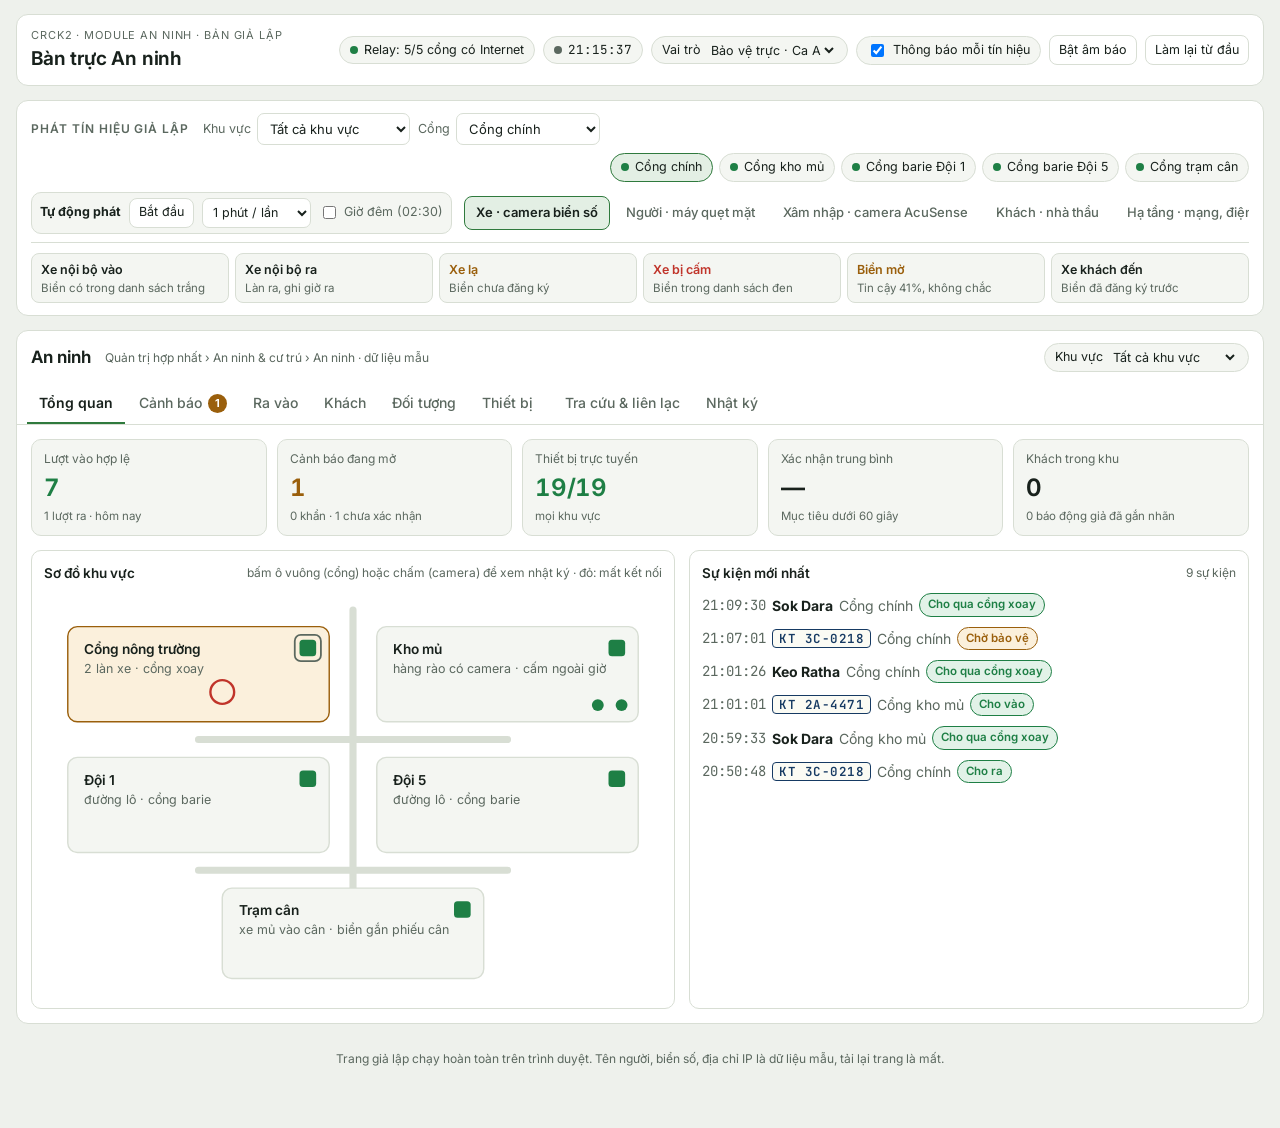
<file: an-ninh-gia-lap.html>
<!doctype html>
<html lang="vi">
<head>
<meta charset="utf-8">
<meta name="viewport" content="width=device-width, initial-scale=1, viewport-fit=cover">
<title>Bàn trực An ninh</title>
<meta name="claude:viewport-fit-sides" content="cover">
<link rel="preconnect" href="https://fonts.googleapis.com">
<link rel="preconnect" href="https://fonts.gstatic.com" crossorigin>
<link rel="stylesheet" href="https://fonts.googleapis.com/css2?family=Inter:wght@400;500;600;700&family=JetBrains+Mono:wght@400;600&display=swap">
<style>
/* Bố cục: bàn trực 2 cột — trái = thiết bị giả phát tín hiệu (camera, máy quẹt mặt, relay), phải = tab An ninh trong app mẹ */
:root{
  --bg:#eef1ec; --surface:#ffffff; --surface-2:#f4f6f2; --line:#d8ded4; --fg:#18211c; --muted:#5b685f;
  --accent:#2f7a3d; --accent-soft:#e3efe4; --accent-ink:#ffffff;
  --good:#1e7f45; --good-soft:#e2f2e8; --warn:#9a5f0c; --warn-soft:#fbf0dc; --crit:#c0342a; --crit-soft:#fbe4e1; --info:#2c67a6; --info-soft:#e2ecf7;
  --led-bg:#17120d; --led-fg:#ffb238; --plate-bg:#fbfbf4; --plate-ink:#163a63; --shadow:0 1px 2px rgba(20,30,24,.06),0 4px 14px rgba(20,30,24,.06);
  --f-ui:"Inter",system-ui,-apple-system,"Segoe UI",Roboto,"Noto Sans",sans-serif;
  --f-mono:"JetBrains Mono",ui-monospace,SFMono-Regular,Consolas,monospace;
}
@media (prefers-color-scheme: dark){:root:not([data-theme="light"]){
  --bg:#0f1411; --surface:#161c18; --surface-2:#1c2420; --line:#2a342e; --fg:#e3eae5; --muted:#97a59c;
  --accent:#5cb26d; --accent-soft:#1d3122; --accent-ink:#0c180f;
  --good:#4cc27a; --good-soft:#163222; --warn:#e3a63c; --warn-soft:#3a2c12; --crit:#f2675c; --crit-soft:#3d1a17; --info:#6ea9e6; --info-soft:#172a3d;
  --led-bg:#0a0806; --led-fg:#ffb238; --plate-bg:#e8ebe2; --plate-ink:#163a63; --shadow:0 1px 2px rgba(0,0,0,.3),0 4px 14px rgba(0,0,0,.25); color-scheme:dark}}
:root[data-theme="dark"]{
  --bg:#0f1411; --surface:#161c18; --surface-2:#1c2420; --line:#2a342e; --fg:#e3eae5; --muted:#97a59c;
  --accent:#5cb26d; --accent-soft:#1d3122; --accent-ink:#0c180f;
  --good:#4cc27a; --good-soft:#163222; --warn:#e3a63c; --warn-soft:#3a2c12; --crit:#f2675c; --crit-soft:#3d1a17; --info:#6ea9e6; --info-soft:#172a3d;
  --led-bg:#0a0806; --led-fg:#ffb238; --plate-bg:#e8ebe2; --plate-ink:#163a63; --shadow:0 1px 2px rgba(0,0,0,.3),0 4px 14px rgba(0,0,0,.25); color-scheme:dark}

*{box-sizing:border-box}
body{margin:0;background:var(--bg);color:var(--fg);font:14px/1.5 var(--f-ui);padding-block:14px 48px;
  padding-left:max(16px,env(safe-area-inset-left,0px));padding-right:max(16px,env(safe-area-inset-right,0px))}
button,input,select{font:inherit;color:inherit}
button{cursor:pointer}
:focus-visible{outline:2px solid var(--accent);outline-offset:2px}
.mono{font-family:var(--f-mono);font-variant-numeric:tabular-nums}
.muted{color:var(--muted)}
.wrap{max-width:1360px;margin:0 auto;display:grid;gap:14px}

/* Thanh trên */
.top{display:flex;flex-wrap:wrap;align-items:center;gap:10px 16px;padding:12px 14px;background:var(--surface);border:1px solid var(--line);border-radius:12px}
.brand{display:grid;gap:1px;margin-right:auto;min-width:0}
.brand small{font-size:11px;letter-spacing:.08em;text-transform:uppercase;color:var(--muted)}
.brand h1{margin:0;font-size:19px;font-weight:650;letter-spacing:-.01em;text-wrap:balance}
.chips{display:flex;flex-wrap:wrap;gap:8px;align-items:center}
.chip{display:inline-flex;align-items:center;gap:6px;padding:4px 10px;border-radius:999px;border:1px solid var(--line);background:var(--surface-2);font-size:12.5px;white-space:nowrap}
.dot{width:8px;height:8px;border-radius:50%;background:var(--muted);flex:none}
.dot.ok{background:var(--good)} .dot.warn{background:var(--warn)} .dot.crit{background:var(--crit)}
.chip select{border:0;background:transparent;padding:0;font-size:12.5px}
.btn{border:1px solid var(--line);background:var(--surface);border-radius:8px;padding:6px 11px;min-height:34px;font-size:13px}
.btn:hover{background:var(--surface-2)}
.btn.pri{background:var(--accent);border-color:var(--accent);color:var(--accent-ink);font-weight:600}
.btn.pri:hover{filter:brightness(1.06)}
.btn.danger{border-color:var(--crit);color:var(--crit)}
.btn.sm{min-height:30px;padding:4px 9px;font-size:12.5px}
.btn[aria-pressed="true"]{background:var(--accent-soft);border-color:var(--accent);color:var(--fg)}

.grid{display:grid;grid-template-columns:minmax(300px,370px) minmax(0,1fr);gap:14px;align-items:start}
@media (max-width:920px){.grid{grid-template-columns:minmax(0,1fr)}}

/* Cột trái: thiết bị giả */
.sim{display:grid;gap:12px;min-width:0}
@media (min-width:921px){.sim{position:sticky;top:max(12px,env(safe-area-inset-top,0px));max-height:calc(100vh - 24px);overflow:auto;padding-right:2px}}
.box{background:var(--surface);border:1px solid var(--line);border-radius:12px;padding:12px;min-width:0}
.box h2{margin:0 0 8px;font-size:12px;letter-spacing:.08em;text-transform:uppercase;color:var(--muted);font-weight:600;display:flex;align-items:center;gap:8px}
.box h2 .r{margin-left:auto;text-transform:none;letter-spacing:0;font-weight:500}

.gate{display:grid;gap:8px}
.gate svg{width:100%;height:auto;display:block}
.g-road{fill:var(--surface-2)} .g-line{stroke:var(--line);stroke-width:2;stroke-dasharray:8 6}
.g-post{fill:var(--muted)} .g-booth{fill:var(--surface-2);stroke:var(--line)}
.g-arm{transform-origin:62px 70px;transition:transform .9s cubic-bezier(.4,.1,.2,1)}
.g-arm rect{fill:var(--crit)} .g-arm .s{fill:var(--surface)}
.gate.mo .g-arm{transform:rotate(-78deg)}
.g-cam{fill:var(--fg)} .g-flash{fill:var(--led-fg);opacity:0;transition:opacity .2s}
.gate.chup .g-flash{opacity:.9}
.g-txt{fill:var(--muted);font:11px var(--f-ui)}
@media (prefers-reduced-motion:reduce){.g-arm{transition:none}}
.led{background:var(--led-bg);color:var(--led-fg);font:600 15px/1.25 var(--f-mono);letter-spacing:.08em;padding:9px 12px;border-radius:8px;text-transform:uppercase;min-height:42px;display:flex;align-items:center;justify-content:space-between;gap:10px;text-shadow:0 0 6px rgba(255,178,56,.55)}
.led small{font-size:11px;opacity:.75;letter-spacing:.04em}

details.grp{border-top:1px solid var(--line)}
details.grp:first-of-type{border-top:0}
details.grp summary{list-style:none;display:flex;align-items:center;gap:8px;padding:9px 2px;cursor:pointer;font-weight:600;font-size:13.5px}
details.grp summary::-webkit-details-marker{display:none}
details.grp summary::after{content:"+";margin-left:auto;color:var(--muted);font-family:var(--f-mono)}
details.grp[open] summary::after{content:"−"}
.sigs{display:grid;grid-template-columns:1fr 1fr;gap:6px;padding:0 0 10px}
.sig{display:grid;gap:1px;text-align:left;border:1px solid var(--line);background:var(--surface-2);border-radius:8px;padding:7px 9px;min-height:44px}
.sig:hover{border-color:var(--accent)}
.sig b{font-size:12.5px;font-weight:600}
.sig span{font-size:11.5px;color:var(--muted);line-height:1.3}
.sig.crit b{color:var(--crit)} .sig.warn b{color:var(--warn)}
.sig:disabled{opacity:.45;cursor:not-allowed}
.toggles{display:grid;gap:6px;padding:0 0 10px}
.tg{display:flex;align-items:center;gap:10px;justify-content:space-between;border:1px solid var(--line);border-radius:8px;padding:7px 9px;background:var(--surface-2)}
.tg div{display:grid;min-width:0}
.tg b{font-size:12.5px} .tg span{font-size:11.5px;color:var(--muted)}
.sw{appearance:none;width:38px;height:22px;border-radius:999px;background:var(--line);position:relative;flex:none;cursor:pointer;transition:background .2s;border:0}
.sw::after{content:"";position:absolute;top:3px;left:3px;width:16px;height:16px;border-radius:50%;background:var(--surface);box-shadow:0 1px 2px rgba(0,0,0,.25);transition:transform .2s}
.sw:checked{background:var(--good)} .sw:checked::after{transform:translateX(16px)}
.sw.inv:checked{background:var(--crit)}
.auto{display:flex;flex-wrap:wrap;gap:8px;align-items:center;padding-bottom:6px}

.feed{display:grid;gap:4px;max-height:230px;overflow:auto}
.fi{display:grid;grid-template-columns:auto minmax(0,1fr);gap:2px 8px;text-align:left;border:1px solid transparent;border-radius:7px;background:none;padding:5px 6px;font-size:12px}
.fi:hover,.fi.sel{background:var(--surface-2);border-color:var(--line)}
.fi .t{color:var(--muted)} .fi .d{min-width:0;overflow:hidden;text-overflow:ellipsis;white-space:nowrap}
.fi .k{grid-column:2;font-size:11.5px;color:var(--muted)}
pre.raw{margin:0;max-height:300px;overflow:auto;background:var(--surface-2);border:1px solid var(--line);border-radius:8px;padding:10px;font:11.5px/1.5 var(--f-mono);white-space:pre}
.note{font-size:11.5px;color:var(--muted);margin:6px 0 0}

/* Cột phải: tab An ninh của app mẹ */
.app{background:var(--surface);border:1px solid var(--line);border-radius:12px;min-width:0;overflow:hidden}
.apphead{display:flex;flex-wrap:wrap;align-items:center;gap:8px 14px;padding:12px 14px 0}
.apphead h2{margin:0;font-size:17px;font-weight:650}
.apphead .crumb{font-size:12px;color:var(--muted)}
.banner{margin:10px 14px 0;padding:9px 12px;border-radius:8px;font-size:13px;display:flex;gap:10px;align-items:flex-start}
.banner.crit{background:var(--crit-soft);color:var(--fg);border:1px solid var(--crit)}
.banner.warn{background:var(--warn-soft);border:1px solid var(--warn)}
.tabs{display:flex;gap:2px;padding:10px 10px 0;border-bottom:1px solid var(--line);overflow-x:auto}
.tab{border:0;background:none;padding:9px 12px;border-bottom:2px solid transparent;color:var(--muted);font-weight:500;white-space:nowrap;display:inline-flex;gap:6px;align-items:center}
.tab:hover{color:var(--fg)}
.tab[aria-selected="true"]{color:var(--fg);border-bottom-color:var(--accent);font-weight:600}
.badge{min-width:19px;height:19px;padding:0 6px;border-radius:999px;background:var(--crit);color:#fff;font-size:11px;font-weight:700;display:inline-grid;place-items:center}
.badge.w{background:var(--warn)}
.panel{padding:14px;display:grid;gap:14px;min-width:0}

.kpis{display:grid;grid-template-columns:repeat(auto-fit,minmax(150px,1fr));gap:10px}
.kpi{border:1px solid var(--line);border-radius:10px;padding:10px 12px;display:grid;gap:2px;background:var(--surface-2)}
.kpi span{font-size:12px;color:var(--muted)}
.kpi b{font-size:24px;font-weight:650;font-variant-numeric:tabular-nums;letter-spacing:-.01em}
.kpi small{font-size:11.5px;color:var(--muted)}
.kpi.crit b{color:var(--crit)} .kpi.warn b{color:var(--warn)} .kpi.ok b{color:var(--good)}
.two{display:grid;grid-template-columns:minmax(0,1.15fr) minmax(0,1fr);gap:14px}
@media (max-width:1100px){.two{grid-template-columns:minmax(0,1fr)}}
.card{border:1px solid var(--line);border-radius:10px;padding:12px;min-width:0}
.card h3{margin:0 0 8px;font-size:13.5px;font-weight:600;display:flex;align-items:center;gap:8px}
.card h3 .r{margin-left:auto;font-weight:400;font-size:12px;color:var(--muted)}
.map svg{width:100%;height:auto;display:block}
.z{fill:var(--surface-2);stroke:var(--line);stroke-width:1.2}
.z.hot{fill:var(--crit-soft);stroke:var(--crit);stroke-width:2}
.z.wn{fill:var(--warn-soft);stroke:var(--warn)}
.zt{fill:var(--fg);font:600 11.5px var(--f-ui)} .zs{fill:var(--muted);font:10.5px var(--f-ui)}
.md{fill:var(--good)} .md.off{fill:var(--crit)}
.pulse{fill:none;stroke:var(--crit);stroke-width:2;animation:pl 1.4s ease-out infinite;transform-box:fill-box;transform-origin:center}
@keyframes pl{0%{opacity:.9;transform:scale(.6)}100%{opacity:0;transform:scale(2.2)}}
@media (prefers-reduced-motion:reduce){.pulse{animation:none}}
.road{stroke:var(--line);stroke-width:6;fill:none;stroke-linecap:round}

.list{display:grid;gap:8px}
.al{display:grid;grid-template-columns:4px 96px minmax(0,1fr);gap:0 12px;border:1px solid var(--line);border-radius:10px;overflow:hidden;background:var(--surface)}
.al .bar{background:var(--muted)}
.al.crit .bar{background:var(--crit)} .al.warn .bar{background:var(--warn)} .al.info .bar{background:var(--info)}
.al .th{width:96px;height:auto;align-self:start;margin:10px 0}
.al .body{padding:10px 12px 10px 0;display:grid;gap:5px;min-width:0}
.al .row1{display:flex;flex-wrap:wrap;gap:6px 10px;align-items:center}
.al .row1 b{font-size:14px}
.al .meta{font-size:12px;color:var(--muted);display:flex;flex-wrap:wrap;gap:4px 12px}
.al .acts{display:flex;flex-wrap:wrap;gap:6px;align-items:center}
.al.closed{opacity:.72}
@media (max-width:560px){.al{grid-template-columns:4px minmax(0,1fr)}.al .th{display:none}.al .body{padding-left:10px}}
.pill{display:inline-flex;align-items:center;gap:5px;font-size:11.5px;font-weight:600;padding:2px 8px;border-radius:999px;background:var(--surface-2);border:1px solid var(--line);white-space:nowrap}
.pill.crit{background:var(--crit-soft);border-color:var(--crit);color:var(--crit)}
.pill.warn{background:var(--warn-soft);border-color:var(--warn);color:var(--warn)}
.pill.ok{background:var(--good-soft);border-color:var(--good);color:var(--good)}
.pill.info{background:var(--info-soft);border-color:var(--info);color:var(--info)}
.pill.late{border-style:dashed}
.sla{font-family:var(--f-mono);font-size:12px;font-variant-numeric:tabular-nums}
.sla.over{color:var(--crit);font-weight:600}
.plate{display:inline-block;font:600 12.5px/1.2 var(--f-mono);letter-spacing:.04em;color:var(--plate-ink);background:var(--plate-bg);border:1.5px solid var(--plate-ink);border-radius:4px;padding:1px 6px;white-space:nowrap}
.inl{display:flex;flex-wrap:wrap;gap:6px;align-items:center;margin-top:2px}
.inl input,.inl select,.form input,.form select{border:1px solid var(--line);background:var(--surface);border-radius:7px;padding:5px 8px;min-height:32px;font-size:13px;min-width:0}
.inl input{flex:1 1 180px}

.tblw{overflow-x:auto;border:1px solid var(--line);border-radius:10px}
table{border-collapse:collapse;width:100%;font-size:12.5px}
th{text-align:left;font-weight:600;color:var(--muted);font-size:11.5px;text-transform:uppercase;letter-spacing:.05em;padding:8px 10px;border-bottom:1px solid var(--line);background:var(--surface-2);white-space:nowrap}
td{padding:7px 10px;border-bottom:1px solid var(--line);vertical-align:middle}
tr:last-child td{border-bottom:0}
td .th{width:58px;height:auto;display:block}
.form{display:grid;grid-template-columns:repeat(auto-fit,minmax(150px,1fr));gap:8px;align-items:end}
.form label{display:grid;gap:3px;font-size:12px;color:var(--muted)}
.empty{padding:22px;text-align:center;color:var(--muted);border:1px dashed var(--line);border-radius:10px}
.th-bg{fill:var(--surface-2)} .th-car{fill:var(--muted)} .th-wheel{fill:var(--fg)} .th-plate{fill:var(--plate-bg);stroke:var(--plate-ink);stroke-width:.8}
.th-pt{fill:var(--plate-ink);font:700 6.6px var(--f-mono)}
.th-head{fill:var(--muted)} .th-box{fill:none;stroke-width:2}
.th-box.ok{stroke:var(--good)} .th-box.warn{stroke:var(--warn)} .th-box.crit{stroke:var(--crit)}
.th-fence{stroke:var(--line);stroke-width:2} .th-tree{fill:var(--good);opacity:.5}
.th-lbl{font:600 7px var(--f-ui);fill:var(--fg)}

.toasts{position:fixed;right:max(14px,env(safe-area-inset-right,0px));bottom:calc(14px + env(safe-area-inset-bottom,0px));display:grid;gap:8px;z-index:30;width:min(340px,calc(100vw - 28px))}
.toast{background:var(--surface);border:1px solid var(--line);border-left:4px solid var(--info);border-radius:10px;padding:9px 12px;box-shadow:var(--shadow);font-size:13px;display:grid;gap:2px;animation:tin .25s ease-out}
.toast.crit{border-left-color:var(--crit)} .toast.warn{border-left-color:var(--warn)} .toast.ok{border-left-color:var(--good)}
.toast b{font-size:13px}
@keyframes tin{from{opacity:0;transform:translateY(8px)}to{opacity:1;transform:none}}
.foot{font-size:12px;color:var(--muted);text-align:center}

/* Thanh phát tín hiệu nằm ngang (14/11/2026) */
.band{background:var(--surface);border:1px solid var(--line);border-radius:12px;padding:12px 14px;display:grid;gap:10px;min-width:0}
.band-top{display:flex;flex-wrap:wrap;gap:8px 14px;align-items:center}
.band-top h2{margin:0;font-size:12px;letter-spacing:.08em;text-transform:uppercase;color:var(--muted);font-weight:600}
.pick{display:flex;flex-wrap:wrap;gap:8px;align-items:center}
.pick label{display:inline-flex;gap:6px;align-items:center;font-size:12.5px;color:var(--muted)}
.pick select{border:1px solid var(--line);background:var(--surface);border-radius:7px;padding:4px 8px;min-height:32px;font-size:13px;color:var(--fg);max-width:100%}
.ctt{display:flex;flex-wrap:wrap;gap:6px;margin-left:auto}
.chip.on{border-color:var(--accent);background:var(--accent-soft)}
.nhom-hang{display:flex;flex-wrap:wrap;gap:8px 12px;align-items:center;border-bottom:1px solid var(--line);padding-bottom:8px;min-width:0}
.nhom{display:flex;gap:4px;overflow-x:auto;min-width:0;flex:1 1 420px}
.tudong{display:flex;flex-wrap:wrap;gap:6px 8px;align-items:center;padding:5px 8px;border:1px solid var(--line);border-radius:10px;background:var(--surface-2);font-size:12.5px}
.tudong b{font-size:12.5px}
.tudong select{border:1px solid var(--line);background:var(--surface);color:var(--fg);border-radius:7px;padding:3px 6px;min-height:30px;font-size:12.5px}
.tudong label{display:inline-flex;gap:5px;align-items:center;color:var(--muted)}
#btnAuto[aria-pressed="true"]{background:var(--crit-soft);border-color:var(--crit);color:var(--crit);font-weight:600}
.nhom button{border:1px solid transparent;background:none;border-radius:8px;padding:6px 11px;font-size:13px;color:var(--muted);font-weight:500;white-space:nowrap;min-height:34px}
.nhom button:hover{color:var(--fg);background:var(--surface-2)}
.nhom button[aria-selected="true"]{background:var(--accent-soft);border-color:var(--accent);color:var(--fg);font-weight:600}
.sigrow{display:grid;grid-template-columns:repeat(auto-fill,minmax(176px,1fr));gap:6px}
.sigrow .auto{padding:0}
tr.chon td{background:var(--accent-soft)}
details summary{cursor:pointer;color:var(--accent);font-size:12px;white-space:nowrap}
td pre.raw{max-width:min(520px,70vw);max-height:220px;margin-top:6px}
.gate-sub{margin:-4px 0 8px;font-size:12px;color:var(--muted)}
[hidden]{display:none!important}
.grid:has(> .sim[hidden]){grid-template-columns:minmax(0,1fr)}
.th-nut{border:0;padding:0;background:none;align-self:start;margin:10px 0;cursor:zoom-in;border-radius:6px}
.th-nut .th{margin:0!important;display:block}
.th-nut:hover{outline:2px solid var(--accent)}
td .th-nut{margin:0}
#anhModal{z-index:50}
.anh-luoi{display:grid;grid-template-columns:repeat(auto-fit,minmax(260px,1fr));gap:10px}
.anh-luoi figure{margin:0;display:grid;gap:4px}
.anh-luoi figcaption{font-size:12px;color:var(--muted)}
.anh-svg{width:100%;height:auto;display:block;border-radius:8px;border:1px solid var(--line);background:#000}
.clip-cho{display:grid;gap:6px;padding:12px;border:1px dashed var(--line);border-radius:10px}
.tien{height:8px;border-radius:99px;background:var(--surface-2);overflow:hidden}.tien i{display:block;height:100%;width:0;background:var(--accent);transition:width .1s linear}
.clip{display:grid;gap:6px}
.clip-khung{position:relative;overflow:hidden;border-radius:8px}
.clip-khung .anh-svg{animation:clipNhay 2s ease-in-out infinite alternate}
.clip-khung.xe .anh-svg{animation:clipXe 5s ease-in-out infinite}
.clip-khung.xn .anh-svg{animation:clipXn 4s ease-in-out infinite alternate}
@keyframes clipXe{0%{transform:scale(1.18) translateY(-6%)}60%{transform:scale(1) translateY(0)}100%{transform:scale(1) translateY(0)}}
@keyframes clipXn{from{transform:translateX(-3%) scale(1.05)}to{transform:translateX(3%) scale(1.05)}}
@keyframes clipNhay{from{transform:scale(1)}to{transform:scale(1.04)}}
@media (prefers-reduced-motion:reduce){.clip-khung .anh-svg{animation:none!important}}
.rec{position:absolute;right:10px;bottom:10px;color:#ff4d4d;font:700 13px var(--f-mono);background:rgba(0,0,0,.55);padding:2px 6px;border-radius:4px;animation:recNhay 1s steps(2) infinite}
@keyframes recNhay{50%{opacity:.25}}
.clip-gio{position:absolute;left:0;right:0;top:0;padding:4px 10px;background:rgba(0,0,0,.6);color:#fff;font-size:14px}
.drive-ok{display:grid;gap:3px;font-size:12.5px;padding:8px 10px;border:1px solid var(--good);background:var(--good-soft);border-radius:8px;overflow-wrap:anywhere}
.drive-ok a{color:var(--accent);font-weight:600}
.tc-the{border:1px solid var(--line);border-left:4px solid var(--good);border-radius:10px;padding:8px 10px;display:grid;gap:6px}
.tc-the.crit{border-left-color:var(--crit)} .tc-the.warn{border-left-color:var(--warn)}
.tc-ls{display:grid;gap:3px;font-size:12.5px}
.tc-nhom{font-size:11.5px;text-transform:uppercase;letter-spacing:.06em;color:var(--muted);margin:8px 0 2px;font-weight:600}
.tc-db{display:grid;grid-template-columns:minmax(0,1fr) auto auto;gap:8px;align-items:center;padding:6px 0;border-bottom:1px solid var(--line)}
.tc-db>div{display:grid;min-width:0}.tc-db span.muted{font-size:12px}
.tc-so{user-select:all;font-size:13px}
.tc-qt{border-bottom:1px solid var(--line);padding:6px 0}
.tc-qt summary{cursor:pointer;font-weight:600;font-size:13.5px;padding:4px 0}
.tc-qt ol{margin:6px 0 4px;padding-left:20px;display:grid;gap:3px;font-size:13px}
#tcQ{flex:1 1 260px;font-size:15px;min-height:40px}
.map .bam{cursor:pointer}
.map .bam:hover .md,.map .bam:focus-visible .md{stroke:var(--fg);stroke-width:2}
.map .bam:focus{outline:none}
.modal{position:fixed;inset:0;z-index:40;background:rgba(10,16,12,.5);display:grid;place-items:center;
  padding:max(16px,env(safe-area-inset-top,0px)) max(16px,env(safe-area-inset-right,0px)) max(16px,env(safe-area-inset-bottom,0px)) max(16px,env(safe-area-inset-left,0px))}
.modal-box{background:var(--surface);color:var(--fg);border:1px solid var(--line);border-radius:14px;box-shadow:var(--shadow);width:min(1000px,100%);max-height:calc(100vh - 32px);overflow:auto;padding:14px 16px;display:grid;gap:10px}
.modal-head{display:flex;align-items:flex-start;gap:12px;justify-content:space-between;position:sticky;top:-14px;background:var(--surface);padding:4px 0 8px;border-bottom:1px solid var(--line);z-index:1}
.modal-head h3{margin:0;font-size:16px;font-weight:650}
.modal-head p{margin:2px 0 0;font-size:12px;color:var(--muted)}
</style>
<script>
/* Nhúng trong app CRCK2: theo chế độ sáng/tối của app mẹ */
(function(){function dong(){try{var t=parent.document.documentElement.getAttribute('data-theme');if(t)document.documentElement.setAttribute('data-theme',t);else document.documentElement.removeAttribute('data-theme');}catch(e){}}
dong();try{new MutationObserver(dong).observe(parent.document.documentElement,{attributes:true,attributeFilter:['data-theme']});}catch(e){}})();
</script>
</head>
<body>

<div class="wrap">
  <header class="top">
    <div class="brand">
      <small>CRCK2 · Module An ninh · bản giả lập</small>
      <h1>Bàn trực An ninh</h1>
    </div>
    <div class="chips">
      <span class="chip" id="chipRelay"><span class="dot ok"></span>Relay: trực tuyến</span>
      <span class="chip"><span class="dot"></span><span class="mono" id="clock">--:--:--</span></span>
      <label class="chip">Vai trò
        <select id="vaiTro" aria-label="Vai trò đang thao tác">
          <option value="bao_ve">Bảo vệ trực · Ca A</option>
          <option value="quan_ly">Quản lý an ninh</option>
        </select>
      </label>
      <label class="chip"><input type="checkbox" id="swTB" checked> Thông báo mỗi tín hiệu</label>
      <label class="chip" id="chipDrive" hidden><input type="checkbox" id="swDrive" checked> Lưu ảnh thử lên Drive<span id="soDrive"></span></label>
      <label class="chip" id="chipDB" hidden><input type="checkbox" id="swDB"> Lưu tín hiệu vào database<span id="soDB"></span></label>
      <button class="btn sm" id="btnSound" aria-pressed="false">Bật âm báo</button>
      <button class="btn sm" id="btnReset">Làm lại từ đầu</button>
    </div>
  </header>

  <section class="band" aria-label="Phát tín hiệu giả lập">
    <div class="band-top">
      <h2>Phát tín hiệu giả lập</h2>
      <div class="pick">
        <label for="selKhu">Khu vực <select id="selKhu"></select></label>
        <label for="selCong">Cổng <select id="selCong"></select></label>
      </div>
      <div class="ctt" id="congTrangThai" aria-label="Trạng thái mạng từng cổng"></div>
    </div>
    <div class="nhom-hang">
    <div class="tudong" title="Tự phát chọn ngẫu nhiên theo cổng đang chọn: phần lớn là lượt hợp lệ, thỉnh thoảng có xe lạ, người lạ, xâm nhập">
      <b>Tự động phát</b>
      <button class="btn sm" id="btnAuto" aria-pressed="false">Bắt đầu</button>
      <select id="autoSpeed" aria-label="Nhịp tự phát">
        <option value="60000" selected>1 phút / lần</option>
        <option value="30000">30 giây / lần</option>
        <option value="10000">10 giây / lần</option>
        <option value="5000">5 giây / lần</option>
      </select>
      <label><input type="checkbox" id="swDem"> Giờ đêm (02:30)</label>
    </div>
    <div class="nhom" role="tablist" aria-label="Nhóm tín hiệu">
      <button type="button" role="tab" data-nhom="xe" aria-selected="true">Xe · camera biển số</button>
      <button type="button" role="tab" data-nhom="nguoi" aria-selected="false">Người · máy quẹt mặt</button>
      <button type="button" role="tab" data-nhom="xn" aria-selected="false">Xâm nhập · camera AcuSense</button>
      <button type="button" role="tab" data-nhom="kh" aria-selected="false">Khách · nhà thầu</button>
      <button type="button" role="tab" data-nhom="ht" aria-selected="false">Hạ tầng · mạng, điện</button>
    </div>
    </div>
    <div class="sigrow" data-nhomp="xe">
      <button class="sig" data-sig="xe_trang"><b>Xe nội bộ vào</b><span>Biển có trong danh sách trắng</span></button>
      <button class="sig" data-sig="xe_ra"><b>Xe nội bộ ra</b><span>Làn ra, ghi giờ ra</span></button>
      <button class="sig warn" data-sig="xe_la"><b>Xe lạ</b><span>Biển chưa đăng ký</span></button>
      <button class="sig crit" data-sig="xe_den"><b>Xe bị cấm</b><span>Biển trong danh sách đen</span></button>
      <button class="sig warn" data-sig="xe_mo"><b>Biển mờ</b><span>Tin cậy 41%, không chắc</span></button>
      <button class="sig" data-sig="khach_den"><b>Xe khách đến</b><span>Biển đã đăng ký trước</span></button>
    </div>
    <div class="sigrow" data-nhomp="nguoi" hidden>
      <button class="sig" data-sig="mat_ok"><b>Công nhân vào</b><span>Khớp khuôn mặt, đúng giờ</span></button>
      <button class="sig" data-sig="mat_ra"><b>Công nhân ra</b><span>Quẹt mặt ra cổng</span></button>
      <button class="sig warn" data-sig="mat_la"><b>Người lạ</b><span>Không có trong thư viện mặt</span></button>
      <button class="sig warn" data-sig="mat_nghi"><b>Người đã nghỉ việc</b><span>Khớp danh sách cảnh báo</span></button>
      <button class="sig crit" data-sig="mat_gia"><b>Giả mạo bằng ảnh</b><span>Máy phát hiện ảnh/điện thoại</span></button>
      <button class="sig warn" data-sig="mat_dem"><b>Vào ngoài giờ</b><span>Khớp mặt nhưng sai khung giờ</span></button>
    </div>
    <div class="sigrow" data-nhomp="xn" hidden>
      <button class="sig crit" data-sig="rao"><b>Vượt hàng rào</b><span>Hàng rào kho mủ, phân loại: người</span></button>
      <button class="sig crit" data-sig="kho"><b>Vào vùng cấm</b><span>Trong kho mủ, ngoài giờ làm</span></button>
      <button class="sig warn" data-sig="bao_gia"><b>Báo động giả</b><span>Bóng cây đổ qua vạch</span></button>
      <button class="sig warn" data-sig="xe_rao"><b>Xe dừng sát rào</b><span>Phân loại: xe, quá 3 phút</span></button>
    </div>
    <div class="sigrow" data-nhomp="kh" hidden>
      <button class="sig" data-sig="khach_den"><b>Khách đến cổng</b><span>Đã đăng ký, mở theo quyền tạm</span></button>
      <button class="sig warn" data-sig="khach_sai"><b>Khách vào sai khu</b><span>Quẹt ở cổng không thuộc khu đăng ký</span></button>
      <button class="sig warn" data-sig="khach_qua"><b>Khách quá giờ</b><span>Hết hạn nhưng chưa ra</span></button>
      <button class="sig" data-sig="khach_ra"><b>Khách ra cổng</b><span>Thu thẻ, ghi giờ ra</span></button>
    </div>
    <div class="sigrow" data-nhomp="ht" hidden>
      <div class="tg"><div><b id="swNetTen">Mất Internet tại cổng</b><span>Relay chạy tại chỗ, xếp hàng sự kiện</span></div><input type="checkbox" class="sw inv" id="swNet" aria-label="Mất Internet tại cổng đang chọn"></div>
      <div class="tg"><div><b>Camera hàng rào mất kết nối</b><span>Lỡ 3 nhịp heartbeat</span></div><input type="checkbox" class="sw inv" id="swCam" aria-label="Camera hàng rào mất kết nối"></div>
      <div class="tg"><div><b>Mất điện lưới</b><span>Cổng đang chọn chạy bằng UPS</span></div><input type="checkbox" class="sw inv" id="swPow" aria-label="Mất điện lưới"></div>
    </div>
  </section>

  <div class="grid">
    <aside class="sim" aria-label="Cổng đang giả lập" hidden>   <!-- 14/11: ẩn theo yêu cầu (hình cổng, tín hiệu vừa phát, gói tin) — gói tin xem trong popup nhật ký -->
      <section class="box">
        <h2><span id="gateTen">Cổng chính</span> <span class="r muted" id="gateState">Barie đóng</span></h2>
        <p class="gate-sub" id="gateLoai"></p>
        <div class="gate" id="gate">
          <svg viewBox="0 0 340 110" role="img" aria-label="Làn xe, camera biển số và barie của cổng đang chọn">
            <rect class="g-road" x="0" y="74" width="340" height="36"/>
            <line class="g-line" x1="0" y1="92" x2="340" y2="92"/>
            <rect class="g-booth" x="8" y="26" width="40" height="48" rx="3"/>
            <text class="g-txt" x="28" y="54" text-anchor="middle">BV</text>
            <rect class="g-post" x="56" y="58" width="12" height="18" rx="2"/>
            <g class="g-arm"><rect x="62" y="66" width="230" height="8" rx="2"/><rect class="s" x="100" y="66" width="18" height="8"/><rect class="s" x="150" y="66" width="18" height="8"/><rect class="s" x="200" y="66" width="18" height="8"/><rect class="s" x="250" y="66" width="18" height="8"/></g>
            <rect class="g-post" x="300" y="8" width="5" height="68"/>
            <rect class="g-cam" x="284" y="6" width="26" height="12" rx="3"/>
            <circle class="g-flash" cx="286" cy="12" r="9"/>
            <text class="g-txt" x="296" y="30" text-anchor="end">ANPR</text>
          </svg>
          <div class="led" id="led" aria-live="polite"><span id="ledTxt">XIN CHÀO</span><small id="ledSub">Cổng chính</small></div>
        </div>
      </section>

      <section class="box">
        <h2>Tín hiệu vừa phát <span class="r muted" id="queueInfo"></span></h2>
        <div class="feed" id="feed"></div>
      </section>

      <section class="box">
        <h2>Gói tin <span class="r muted" id="rawTitle">chọn một tín hiệu</span></h2>
        <pre class="raw mono" id="raw">Bấm vào một dòng ở “Tín hiệu vừa phát” để xem gói tin thiết bị gửi lên.</pre>
        <p class="note">Gói tin mô phỏng theo dạng ISAPI của Hikvision (ANPR, AccessControllerEvent, linedetection). Mã minor và trường phụ chỉ để minh hoạ.</p>
      </section>
    </aside>

    <section class="app" aria-label="Tab An ninh trong app mẹ">
      <div class="apphead">
        <h2>An ninh</h2>
        <span class="crumb">Quản trị hợp nhất › An ninh &amp; cư trú › An ninh · dữ liệu mẫu</span>
        <label class="chip" style="margin-left:auto">Khu vực <select id="khuLoc" aria-label="Lọc màn hình theo khu vực"></select></label>
      </div>
      <div id="banners"></div>
      <nav class="tabs" role="tablist" id="tabs">
        <button class="tab" role="tab" data-tab="tq" aria-selected="true">Tổng quan</button>
        <button class="tab" role="tab" data-tab="cb" aria-selected="false">Cảnh báo <span id="bdCb"></span></button>
        <button class="tab" role="tab" data-tab="rv" aria-selected="false">Ra vào</button>
        <button class="tab" role="tab" data-tab="kh" aria-selected="false">Khách</button>
        <button class="tab" role="tab" data-tab="dt" aria-selected="false">Đối tượng</button>
        <button class="tab" role="tab" data-tab="tb" aria-selected="false">Thiết bị <span id="bdTb"></span></button>
        <button class="tab" role="tab" data-tab="tc" aria-selected="false">Tra cứu &amp; liên lạc</button>
        <button class="tab" role="tab" data-tab="nk" aria-selected="false">Nhật ký</button>
        <button class="tab" role="tab" data-tab="db" aria-selected="false" id="tabDB" hidden>Database</button>
      </nav>
      <div class="panel" id="panel"></div>
    </section>
  </div>
  <p class="foot">Trang giả lập chạy hoàn toàn trên trình duyệt. Tên người, biển số, địa chỉ IP là dữ liệu mẫu, tải lại trang là mất.</p>
</div>
<div class="modal" id="tbModal" hidden role="dialog" aria-modal="true" aria-labelledby="tbModalTitle">
  <div class="modal-box">
    <div class="modal-head"><div><h3 id="tbModalTitle">Sự kiện thiết bị</h3><p id="tbModalSub"></p></div><button class="btn sm" data-act="tbdong" id="tbModalDong">Đóng</button></div>
    <div id="tbModalBody"></div>
  </div>
</div>
<div class="modal" id="anhModal" hidden role="dialog" aria-modal="true" aria-labelledby="anhTitle">
  <div class="modal-box">
    <div class="modal-head"><div><h3 id="anhTitle">Ảnh chụp</h3><p id="anhSub"></p></div><button class="btn sm" data-act="anhdong" id="anhDong">Đóng</button></div>
    <div id="anhBody"></div>
  </div>
</div>
<div class="toasts" id="toasts" aria-live="polite"></div>

<script>
(function(){
'use strict';
const $ = s => document.querySelector(s);
const esc = s => String(s == null ? '' : s).replace(/[&<>"']/g, c => ({'&':'&amp;','<':'&lt;','>':'&gt;','"':'&quot;',"'":'&#39;'}[c]));
const pad = n => String(n).padStart(2,'0');
const T0 = Date.now();

/* ---------- Cổng, khu vực, thiết bị (dữ liệu mẫu) ---------- */
const CONG = [
  {id:'chinh', ten:'Cổng chính', khu:'Cổng nông trường', mang:'10.20.1', xe:true, nguoi:true},
  {id:'kho', ten:'Cổng kho mủ', khu:'Kho mủ', mang:'10.20.4', xe:true, nguoi:true},
  {id:'d1', ten:'Cổng barie Đội 1', khu:'Đội 1', mang:'10.20.6', xe:true, nguoi:false},
  {id:'d5', ten:'Cổng barie Đội 5', khu:'Đội 5', mang:'10.20.7', xe:true, nguoi:false},
  {id:'tc', ten:'Cổng trạm cân', khu:'Trạm cân', mang:'10.20.8', xe:true, nguoi:false}
];
const KHU = [...new Set(CONG.map(c => c.khu))];
const loaiCong = c => c.xe && c.nguoi ? 'Người và xe' : c.xe ? 'Xe' : 'Người đi bộ';
function taoThietBi(){
  const ds = [];
  CONG.forEach(c => {
    ds.push({id:'relay-'+c.id, cong:c.id, khu:c.khu, ten:'Trạm trung chuyển · '+c.ten, loai:'Relay', model:'Mini PC + hàng đợi SQLite', ip:c.mang+'.2', fw:'relay 0.3', online:true, last:Date.now()});
    if (c.xe){
      ds.push({id:'anpr-vao-'+c.id, cong:c.id, khu:c.khu, ten:'Camera biển số làn vào · '+c.ten, loai:'ANPR', model:'iDS-2CD7A26G0/P-IZHS', ip:c.mang+'.11', fw:'V5.5.800', online:true, last:Date.now()});
      ds.push({id:'anpr-ra-'+c.id, cong:c.id, khu:c.khu, ten:'Camera biển số làn ra · '+c.ten, loai:'ANPR', model:'iDS-2CD7A26G0/P-IZHS', ip:c.mang+'.12', fw:'V5.5.800', online:true, last:Date.now()});
    }
    if (c.nguoi) ds.push({id:'mat-'+c.id, cong:c.id, khu:c.khu, ten:'Máy quẹt mặt · '+c.ten, loai:'Khuôn mặt', model:'DS-K1T671MF', ip:c.mang+'.21', fw:'V3.2.30', online:true, last:Date.now()});
  });
  ds.push({id:'cam-rao', cong:'', khu:'Kho mủ', ten:'Camera hàng rào · kho mủ', loai:'AcuSense', model:'DS-2CD2646G2-IZS', ip:'10.20.3.31', fw:'V5.7.15', online:true, last:Date.now()});
  ds.push({id:'cam-kho', cong:'', khu:'Kho mủ', ten:'Camera trong kho mủ', loai:'AcuSense', model:'DS-2CD2646G2-IZS', ip:'10.20.3.32', fw:'V5.7.15', online:true, last:Date.now()});
  return ds;
}
function moi(){
  const mang = {}; CONG.forEach(c => { mang[c.id] = {online:true, queue:[], lechMang:null}; });
  return {
    tab:'tq', vaiTro:'bao_ve', dem:false, matDien:false, ups:100, sound:false, tb:true, auto:null,
    congHt:'chinh', khuChon:'', khuLoc:'', mang, chuaBao:[], luuDrive:true, luuDB:false, choDB:[],
    seq:1, aSeq:1, feed:[], chon:null, rawHb:null, events:[], alerts:[], audit:[], ravao:[], tbLog:[], tbChon:'',
    devices: taoThietBi(),
    xe:[
      {bien:'KT 2A-4471', ghi:'Xe tải chở mủ · Đội 2', ds:'trang'},
      {bien:'KT 3C-0218', ghi:'Xe bán tải · Ban giám đốc', ds:'trang'},
      {bien:'PP 2B-9054', ghi:'Xe ben · Đội 4', ds:'trang'},
      {bien:'KT 1A-6630', ghi:'Xe cứu thương nội bộ', ds:'trang'},
      {bien:'PP 2BD-7730', ghi:'Cấm từ 09/2026 · vi phạm nội quy kho', ds:'den'}
    ],
    nguoi:[
      {ma:'CN-D2-0141', ten:'Sok Dara', to:'Đ2-KV1', tt:'lam', ca:'Ca cạo 04:00–11:00'},
      {ma:'CN-D2-0157', ten:'Chan Sophea', to:'Đ2-KV1', tt:'lam', ca:'Ca cạo 04:00–11:00'},
      {ma:'CN-D1-0033', ten:'Nguyễn Văn Hùng', to:'Đ1-KV3', tt:'lam', ca:'Ca cạo 04:00–11:00'},
      {ma:'CN-D3-0210', ten:'Phan Thị Lan', to:'Đ3-KV2', tt:'lam', ca:'Hành chính 07:00–17:00'},
      {ma:'CN-D4-0072', ten:'Keo Ratha', to:'Đ4-KV1', tt:'lam', ca:'Hành chính 07:00–17:00'},
      {ma:'CN-D2-0099', ten:'Chea Vanna', to:'Đ2-KV2', tt:'nghi', ca:'Nghỉ việc 30/10/2026'}
    ],
    khach:[]
  };
}
let S = moi();
const LA = ['PP 2AA-5512','SR 1B-2047','KC 3A-8810','BTB 2A-3391'];
const congHt = () => CONG.find(c => c.id === S.congHt);
const congTheoId = id => CONG.find(c => c.id === id);
const mangHt = () => S.mang[S.congHt];

/* ---------- Thời gian ---------- */
function gioMo(){
  const d = new Date();
  if (S.dem){ const p = Math.floor((Date.now()-T0)/60000); d.setHours(2, 30 + (p % 29)); }
  return d;
}
const hms = d => pad(d.getHours())+':'+pad(d.getMinutes())+':'+pad(d.getSeconds());
const iso = d => d.getFullYear()+'-'+pad(d.getMonth()+1)+'-'+pad(d.getDate())+'T'+hms(d)+'+07:00';
const pick = a => a[Math.floor(Math.random()*a.length)];
const dev = id => S.devices.find(d => d.id === id);
const actor = () => S.vaiTro === 'quan_ly' ? 'Quản lý an ninh' : 'Bảo vệ trực · Ca A';

/* ---------- Ảnh chụp giả ---------- */
function thXe(bien){ return '<svg class="th" viewBox="0 0 120 72" aria-hidden="true"><rect class="th-bg" width="120" height="72"/><path class="th-car" d="M14 50 L22 32 Q25 26 32 26 H78 Q84 26 88 32 L98 44 H106 Q110 44 110 48 V55 H14Z"/><circle class="th-wheel" cx="34" cy="56" r="7"/><circle class="th-wheel" cx="90" cy="56" r="7"/><rect class="th-plate" x="38" y="43" width="44" height="12" rx="1.5"/><text class="th-pt" x="60" y="51.6" text-anchor="middle">'+esc(bien)+'</text></svg>'; }
function thMat(muc, nhan){ return '<svg class="th" viewBox="0 0 120 72" aria-hidden="true"><rect class="th-bg" width="120" height="72"/><circle class="th-head" cx="60" cy="30" r="13"/><path class="th-head" d="M34 72 Q36 48 60 47 Q84 48 86 72Z"/><rect class="th-box '+muc+'" x="42" y="12" width="36" height="38" rx="3"/>'+(nhan?'<text class="th-lbl" x="60" y="9" text-anchor="middle">'+esc(nhan)+'</text>':'')+'</svg>'; }
function thRao(muc, gia){ return '<svg class="th" viewBox="0 0 120 72" aria-hidden="true"><rect class="th-bg" width="120" height="72"/>'+[12,28,44,60,76,92,108].map(x=>'<line class="th-fence" x1="'+x+'" y1="20" x2="'+x+'" y2="66"/>').join('')+'<line class="th-fence" x1="4" y1="30" x2="116" y2="30"/><line class="th-fence" x1="4" y1="48" x2="116" y2="48"/>'+(gia?'<ellipse class="th-tree" cx="66" cy="40" rx="20" ry="13"/>':'<circle class="th-head" cx="66" cy="30" r="6"/><path class="th-head" d="M58 62 Q58 40 66 38 Q74 40 74 62Z"/>')+'<rect class="th-box '+muc+'" x="50" y="18" width="32" height="48" rx="2"/></svg>'; }
function thTb(){ return '<svg class="th" viewBox="0 0 120 72" aria-hidden="true"><rect class="th-bg" width="120" height="72"/><rect class="th-car" x="40" y="24" width="40" height="20" rx="4"/><circle class="th-wheel" cx="50" cy="34" r="5"/><path class="th-fence" d="M60 44 V60"/><text class="th-lbl" x="60" y="16" text-anchor="middle">thiết bị</text></svg>'; }

/* ---------- Gói tin ---------- */
const bienTho = b => b.replace(/[\s-]/g,'');
function xmlANPR(e){
  return '<?xml version="1.0" encoding="UTF-8"?>\n<EventNotificationAlert version="2.0">\n  <ipAddress>'+e.dev.ip+'</ipAddress>\n  <channelID>1</channelID>\n  <dateTime>'+iso(e.t)+'</dateTime>\n  <activePostCount>1</activePostCount>\n  <eventType>ANPR</eventType>\n  <eventState>active</eventState>\n  <eventDescription>ANPR</eventDescription>\n  <ANPR>\n    <country>KH</country>\n    <licensePlate>'+(e.tinCay<50?bienTho(e.bien).slice(0,4)+'??':bienTho(e.bien))+'</licensePlate>\n    <confidenceLevel>'+e.tinCay+'</confidenceLevel>\n    <direction>'+(e.huong==='ra'?'reverse':'forward')+'</direction>\n    <vehicleType>'+e.loaiXe+'</vehicleType>\n    <plateColor>white</plateColor>\n  </ANPR>\n  <pictureNum>2</pictureNum>\n  <channelName>'+e.cong+'</channelName>\n</EventNotificationAlert>';
}
function jsonAcs(e){
  return JSON.stringify({ipAddress:e.dev.ip, dateTime:iso(e.t), activePostCount:1, eventType:'AccessControllerEvent', eventState:'active',
    AccessControllerEvent:{deviceName:e.dev.ten, major:5, minor:e.minor, employeeNoString:e.ma||'', name:e.ten||'', currentVerifyMode:'face',
      attendanceStatus:e.huong==='ra'?'checkOut':'checkIn', mask:'no', livenessCheck:e.gia?'fail':'pass', similarity:e.giong, picturesNumber:1}}, null, 2);
}
function xmlXN(e){
  return '<?xml version="1.0" encoding="UTF-8"?>\n<EventNotificationAlert version="2.0">\n  <ipAddress>'+e.dev.ip+'</ipAddress>\n  <channelID>1</channelID>\n  <dateTime>'+iso(e.t)+'</dateTime>\n  <eventType>'+e.loaiXN+'</eventType>\n  <eventState>active</eventState>\n  <eventDescription>'+(e.loaiXN==='linedetection'?'Line Crossing':'Intrusion')+'</eventDescription>\n  <DetectionRegionList>\n    <DetectionRegionEntry>\n      <regionID>1</regionID>\n      <sensitivityLevel>60</sensitivityLevel>\n      <targetType>'+e.mucTieu+'</targetType>\n    </DetectionRegionEntry>\n  </DetectionRegionList>\n  <channelName>'+e.dev.ten+'</channelName>\n</EventNotificationAlert>';
}
function jsonHB(d, trang){ return JSON.stringify({type:'heartbeat', relay:d.cong ? 'relay-'+d.cong : 'relay-chinh', device:d.id, ipAddress:d.ip, status:trang, missedBeats:trang==='timeout'?3:0, at:iso(gioMo())}, null, 2); }

const TEN_SIG = {xe_trang:'Xe nội bộ vào', xe_ra:'Xe nội bộ ra', xe_la:'Xe lạ', xe_den:'Xe bị cấm', xe_mo:'Biển mờ', khach_den:'Khách đến cổng', khach_ra:'Khách ra cổng',
  mat_ok:'Công nhân vào', mat_ra:'Công nhân ra', mat_la:'Người lạ', mat_nghi:'Người đã nghỉ việc', mat_gia:'Giả mạo bằng ảnh', mat_dem:'Vào ngoài giờ',
  rao:'Vượt hàng rào', kho:'Vào vùng cấm', bao_gia:'Báo động giả', xe_rao:'Xe dừng sát rào', khach_sai:'Khách vào sai khu', khach_qua:'Khách quá giờ'};

/* ---------- Thiết bị tạo tín hiệu (tại cổng đang chọn) ---------- */
function taoTinHieu(sig){
  const t = gioMo(), g = congHt(), e = {id:'E'+(S.seq++), sig, t, ms:Date.now(), delayed:false, congId:g.id, cong:g.ten, khu:g.khu};
  const xeTrang = S.xe.filter(x => x.ds==='trang'), xeDen = S.xe.filter(x => x.ds==='den');
  const lam = S.nguoi.filter(n => n.tt==='lam'), nghi = S.nguoi.filter(n => n.tt==='nghi');
  if (['xe_trang','xe_ra','xe_la','xe_den','xe_mo','khach_den','khach_ra'].indexOf(sig) > -1){
    if (!g.xe){ thongBao('warn', g.ten+' không có làn xe', 'Cổng này chỉ cho người đi bộ. Chọn cổng khác để thử tín hiệu xe.'); return null; }
    let x, huong = (sig==='xe_ra'||sig==='khach_ra') ? 'ra' : 'vao';
    if (sig==='xe_trang'||sig==='xe_ra') x = pick(xeTrang) || {bien:'KT 2A-4471', ghi:'Xe nội bộ'};
    else if (sig==='xe_den') x = pick(xeDen) || {bien:'PP 2BD-7730', ghi:'Xe bị cấm'};
    else if (sig==='xe_la') x = {bien:pick(LA), ghi:'Chưa đăng ký'};
    else if (sig==='xe_mo') x = {bien:pick(xeTrang.concat([{bien:'KT 2A-4471'}])).bien, ghi:'Không đọc rõ'};
    else if (sig==='khach_den'){
      let k = S.khach.find(k => k.tt==='dang_ky' && k.bien);
      if (!k){ k = taoKhachMau(g.khu); }
      x = {bien:k.bien, ghi:'Khách: '+k.ten, khach:k.id};
    } else {
      const k = S.khach.find(k => (k.tt==='trong_khu' || k.tt==='qua_gio') && k.bien);
      if (!k){ thongBao('info','Chưa có khách nào trong khu','Bấm “Khách đến cổng” trước.'); return null; }
      x = {bien:k.bien, ghi:'Khách: '+k.ten, khach:k.id};
    }
    Object.assign(e, {nhom:'xe', dev:dev((huong==='ra'?'anpr-ra-':'anpr-vao-')+g.id), bien:x.bien, ghi:x.ghi, khach:x.khach, huong,
      tinCay: sig==='xe_mo' ? 41 : 90+Math.floor(Math.random()*9), loaiXe: pick(['truck','vehicle','SUVMPV','pickupTruck'])});
    e.raw = xmlANPR(e); e.rawLoai = 'ISAPI · XML · ANPR'; e.thumb = thXe(e.tinCay<50 ? bienTho(e.bien).slice(0,4)+'??' : e.bien);
    return e;
  }
  if (sig.indexOf('mat_')===0 || sig==='khach_sai'){
    if (!g.nguoi){ thongBao('warn', g.ten+' không có máy quẹt mặt', 'Cổng này chỉ cho xe. Chọn cổng khác để thử tín hiệu người.'); return null; }
    let n = null, minor = 75, giong = 92+Math.floor(Math.random()*7), huong = sig==='mat_ra' ? 'ra' : 'vao';
    if (sig==='mat_ok'||sig==='mat_dem'||sig==='mat_ra') n = pick(lam);
    if (sig==='mat_nghi') n = pick(nghi) || {ma:'CN-D2-0099', ten:'Chea Vanna'};
    if (sig==='mat_la'){ minor = 76; giong = 31+Math.floor(Math.random()*20); }
    if (sig==='mat_gia'){ n = pick(lam); minor = 76; giong = 0; }
    if (sig==='khach_sai'){
      let k = S.khach.find(k => (k.tt==='trong_khu' || k.tt==='qua_gio' || k.tt==='dang_ky') && k.khu !== g.khu);
      if (!k){ k = taoKhachMau(KHU.find(x => x !== g.khu)); }
      n = {ma:k.id, ten:k.ten}; e.khach = k.id; e.khuDuoc = k.khu;
    }
    Object.assign(e, {nhom:'nguoi', dev:dev('mat-'+g.id), ma:n&&n.ma, ten:n&&n.ten, minor, giong, gia: sig==='mat_gia', huong});
    e.raw = jsonAcs(e); e.rawLoai = 'ISAPI · JSON · AccessControllerEvent';
    const muc = sig==='mat_gia' ? 'crit' : (sig==='mat_ok'||sig==='mat_ra') ? 'ok' : 'warn';
    e.thumb = thMat(muc, sig==='mat_gia' ? 'ảnh điện thoại' : n ? n.ma : 'không rõ');
    return e;
  }
  if (sig==='rao'||sig==='kho'||sig==='bao_gia'||sig==='xe_rao'){
    const d = dev(sig==='kho' ? 'cam-kho' : 'cam-rao');
    Object.assign(e, {nhom:'xamnhap', dev:d, vung: sig==='kho' ? 'Trong kho mủ' : 'Hàng rào kho mủ', khu:d.khu, cong:'', congId:'',
      loaiXN: sig==='kho' ? 'fielddetection' : 'linedetection', mucTieu: sig==='xe_rao' ? 'vehicle' : 'human', gia: sig==='bao_gia'});
    e.raw = xmlXN(e); e.rawLoai = 'ISAPI · XML · '+e.loaiXN;
    e.thumb = sig==='xe_rao' ? thXe('?') : thRao(sig==='bao_gia' ? 'warn' : 'crit', sig==='bao_gia');
    return e;
  }
  if (sig==='khach_qua'){
    const k = S.khach.find(k => k.tt==='trong_khu');
    if (!k){ thongBao('info','Chưa có khách trong khu','Bấm “Khách đến cổng” trước.'); return null; }
    const gk = CONG.find(c => c.khu===k.khu) || g;
    Object.assign(e, {nhom:'khach', dev:dev('relay-'+gk.id), khach:k.id, ten:k.ten, bien:k.bien, congId:gk.id, cong:gk.ten, khu:k.khu});
    e.raw = JSON.stringify({type:'visitorOverstay', relay:'relay-'+gk.id, visitorId:k.id, plate:k.bien, area:k.khu, validUntil:k.het, at:iso(t)}, null, 2);
    e.rawLoai = 'Relay · JSON · quá hạn khách'; e.thumb = k.bien ? thXe(k.bien) : thMat('warn', k.id);
    return e;
  }
  return null;
}

/* ---------- Relay tại cổng: quyết định tại chỗ, không cần Internet ---------- */
function relayXuLy(e){
  const kq = {ketQua:'ghi', tenKQ:'Ghi nhận', muc:'ok', canhBao:null, led:null, mo:false};
  const noi = e.cong || e.vung;
  if (e.nhom==='xe'){
    const x = S.xe.find(v => v.bien===e.bien);
    const k = e.khach ? S.khach.find(v => v.id===e.khach) : S.khach.find(v => v.bien===e.bien && (v.tt==='dang_ky'||v.tt==='trong_khu'||v.tt==='qua_gio'));
    if (e.tinCay < 50){ Object.assign(kq, {ketQua:'cho', tenKQ:'Chờ bảo vệ', muc:'warn', led:['VUI LÒNG CHỜ','đọc biển chưa rõ'],
      canhBao:{muc:'warn', tieuDe:'Không đọc rõ biển số', chiTiet:'Độ tin cậy '+e.tinCay+'%. Bảo vệ đối chiếu ảnh rồi cho vào hoặc từ chối.', vung:noi, choXe:true}}); }
    else if (x && x.ds==='den'){ Object.assign(kq, {ketQua:'chan', tenKQ:'Chặn · danh sách đen', muc:'crit', led:['DỪNG XE','liên hệ bảo vệ'],
      canhBao:{muc:'crit', tieuDe:'Xe trong danh sách đen tại cổng', chiTiet:x.ghi, vung:noi}}); }
    else if (e.huong==='ra'){ Object.assign(kq, {ketQua:'qua', tenKQ:'Cho ra', mo:true, led:['THƯỢNG LỘ BÌNH AN','làn ra']}); if (k){ k.tt='da_ra'; k.ra=hms(e.t); } }
    else if (x && x.ds==='trang'){ Object.assign(kq, e.congId==='tc' ? {ketQua:'qua', tenKQ:'Cho vào cân · gắn biển vào phiếu cân', mo:true, led:['MỜI VÀO CÂN', x.ghi]} : {ketQua:'qua', tenKQ:'Cho vào', mo:true, led:['MỜI VÀO', x.ghi]}); }
    else if (k){
      if (k.hetMs < Date.now()){ Object.assign(kq, {ketQua:'cho', tenKQ:'Chờ bảo vệ · quyền tạm hết hạn', muc:'warn', led:['VUI LÒNG CHỜ','quyền tạm hết hạn'],
        canhBao:{muc:'warn', tieuDe:'Khách đến khi quyền tạm đã hết hạn', chiTiet:k.ten+' · '+k.cty, vung:noi, choXe:true}}); }
      else if (k.khu !== e.khu){ Object.assign(kq, {ketQua:'cho', tenKQ:'Chờ bảo vệ · sai cổng', muc:'warn', led:['VUI LÒNG CHỜ','khách đăng ký khu khác'],
        canhBao:{muc:'warn', tieuDe:'Khách đến sai cổng', chiTiet:k.ten+' được đăng ký vào '+k.khu+', đang ở '+e.cong+'.', vung:noi, choXe:true}}); }
      else { Object.assign(kq, {ketQua:'qua', tenKQ:'Cho vào · khách', mo:true, led:['MỜI VÀO','khách · '+k.tiep]}); k.tt='trong_khu'; k.vao=hms(e.t); }
    } else { Object.assign(kq, {ketQua:'cho', tenKQ:'Chờ bảo vệ · xe lạ', muc:'warn', led:['XE CHƯA ĐĂNG KÝ','bấm chuông gọi bảo vệ'],
      canhBao:{muc:'warn', tieuDe:'Xe lạ chờ ở cổng', chiTiet:'Biển '+e.bien+' chưa đăng ký. Bảo vệ hỏi giấy tờ rồi quyết định.', vung:noi, choXe:true}}); }
  } else if (e.nhom==='nguoi'){
    const s = e.sig, ten = e.ten ? e.ten+' ('+e.ma+')' : 'Không xác định';
    if (s==='mat_ok'){ Object.assign(kq, {ketQua:'qua', tenKQ:'Cho qua cổng xoay', led:['MỜI VÀO', e.ten]}); }
    else if (s==='mat_ra'){ Object.assign(kq, {ketQua:'qua', tenKQ:'Cho ra', led:['TẠM BIỆT', e.ten]}); }
    else if (s==='mat_dem'){
      if (S.dem){ Object.assign(kq, {ketQua:'chan', tenKQ:'Từ chối · ngoài khung giờ', muc:'warn', canhBao:{muc:'warn', tieuDe:'Vào ngoài khung giờ được phép', chiTiet:ten+' quẹt mặt lúc '+hms(e.t)+'. Ca làm không cho vào giờ này.', vung:noi}}); }
      else { Object.assign(kq, {ketQua:'qua', tenKQ:'Cho qua (đang trong giờ)'}); }
    }
    else if (s==='mat_la'){ Object.assign(kq, {ketQua:'chan', tenKQ:'Từ chối · người lạ', muc:'warn', led:['KHÔNG NHẬN RA','gặp bảo vệ'], canhBao:{muc:'warn', tieuDe:'Người lạ quẹt mặt tại cổng', chiTiet:'Không khớp thư viện khuôn mặt (giống '+e.giong+'%).', vung:noi}}); }
    else if (s==='mat_nghi'){ Object.assign(kq, {ketQua:'chan', tenKQ:'Từ chối · đã nghỉ việc', muc:'warn', canhBao:{muc:'warn', tieuDe:'Người đã nghỉ việc quay lại cổng', chiTiet:ten+' khớp danh sách cảnh báo.', vung:noi}}); }
    else if (s==='mat_gia'){ Object.assign(kq, {ketQua:'chan', tenKQ:'Từ chối · giả mạo', muc:'crit', canhBao:{muc:'crit', tieuDe:'Phát hiện giả mạo khuôn mặt', chiTiet:'Máy phát hiện ảnh hoặc màn hình điện thoại đưa trước camera (gắn với '+ten+').', vung:noi}}); }
    else if (s==='khach_sai'){ Object.assign(kq, {ketQua:'chan', tenKQ:'Từ chối · sai khu', muc:'warn', canhBao:{muc:'warn', tieuDe:'Khách vào sai khu vực', chiTiet:e.ten+' chỉ được vào '+e.khuDuoc+', đã quẹt tại '+e.cong+'.', vung:noi}}); }
  } else if (e.nhom==='xamnhap'){
    const dem = S.dem;
    if (e.sig==='bao_gia') Object.assign(kq, {ketQua:'bao', tenKQ:'Báo động · cần xác minh', muc:'warn', canhBao:{muc:'warn', tieuDe:'Vượt vạch hàng rào (chưa xác minh)', chiTiet:'Camera báo vượt vạch. Xem ảnh: có thể là bóng cây.', vung:e.vung}});
    else if (e.sig==='xe_rao') Object.assign(kq, {ketQua:'bao', tenKQ:'Báo động · xe dừng sát rào', muc:'warn', canhBao:{muc:'warn', tieuDe:'Xe dừng sát hàng rào quá 3 phút', chiTiet:'Phân loại: xe. Có thể đang bốc dỡ trộm qua rào.', vung:e.vung}});
    else Object.assign(kq, {ketQua:'bao', tenKQ: dem ? 'Báo động · bật còi + đèn' : 'Báo động', muc: dem ? 'crit' : 'warn',
      canhBao:{muc: dem ? 'crit' : 'warn', tieuDe: e.sig==='kho' ? 'Có người trong vùng cấm kho mủ' : 'Có người vượt hàng rào', chiTiet:'Phân loại: người. '+(dem?'Relay đã bật còi và đèn pha tại chỗ.':'Trong giờ hành chính: xác minh trước khi điều động.'), vung:e.vung}});
  } else if (e.nhom==='khach'){
    const k = S.khach.find(v => v.id===e.khach); if (k) k.tt='qua_gio';
    Object.assign(kq, {ketQua:'bao', tenKQ:'Quá giờ', muc:'warn', canhBao:{muc:'warn', tieuDe:'Khách quá giờ chưa ra', chiTiet:e.ten+(e.bien?' · biển '+e.bien:'')+'. Liên hệ người tiếp để đưa khách ra.', vung:k ? k.khu : e.khu}});
  }
  if (kq.canhBao) kq.canhBao.khu = e.khu;
  e.kq = kq;
  if (e.congId === S.congHt){
    if (kq.mo) moBarie(e.huong==='ra'?'làn ra':'làn vào');
    if (kq.led) datLed(kq.led[0], kq.led[1]);
    if (e.nhom==='xe') chup();
  }
}

/* ---------- Hiệu ứng cổng ---------- */
let hBarie = null, hLed = null;
function moBarie(lan){
  $('#gate').classList.add('mo'); $('#gateState').textContent = 'Barie mở' + (lan ? ' · '+lan : '');
  clearTimeout(hBarie); hBarie = setTimeout(() => { $('#gate').classList.remove('mo'); $('#gateState').textContent='Barie đóng'; }, 4200);
}
function chup(){ const g = $('#gate'); g.classList.add('chup'); setTimeout(() => g.classList.remove('chup'), 220); }
function datLed(a, b){ $('#ledTxt').textContent = a; $('#ledSub').textContent = b || ''; clearTimeout(hLed); hLed = setTimeout(() => { $('#ledTxt').textContent='XIN CHÀO'; $('#ledSub').textContent=congHt().ten; }, 6000); }


/* ---------- Ảnh chụp giả (giống ảnh camera thật: chữ giờ + tên camera in trên ảnh) ---------- */
const NGAY = d => d.getFullYear()+'-'+pad(d.getMonth()+1)+'-'+pad(d.getDate())+' '+hms(d);
function khungAnh(e, noiDung, nhan){
  const dem = e.t.getHours() < 5 || e.t.getHours() >= 19;
  const nen = dem ? '#1b1f24' : '#8fa3ad', dat = dem ? '#2a2e33' : '#6f7d71';
  return '<svg class="anh-svg" viewBox="0 0 640 360" xmlns="http://www.w3.org/2000/svg" role="img" aria-label="'+esc(nhan)+'">'+
    '<rect width="640" height="360" fill="'+nen+'"/><rect y="200" width="640" height="160" fill="'+dat+'"/>'+noiDung+
    (dem ? '<rect width="640" height="360" fill="#0a1a0a" opacity=".28"/>' : '')+
    '<rect x="0" y="0" width="640" height="26" fill="#000" opacity=".45"/>'+
    '<text x="10" y="18" fill="#fff" font-family="monospace" font-size="15">'+NGAY(e.t)+'</text>'+
    '<text x="630" y="18" fill="#fff" font-family="monospace" font-size="13" text-anchor="end">'+esc(e.dev.ten)+'</text>'+
    '<text x="10" y="350" fill="#fff" font-family="monospace" font-size="12" opacity=".85">CH01 · '+esc(e.dev.ip)+(dem?' · IR':'')+'</text></svg>';
}
function canhXe(e, bienHien, ok){
  const mau = ok ? '#2ecc71' : '#ff5a4f';
  return '<polygon points="180,360 300,200 340,200 460,360" fill="#55585c"/><line x1="320" y1="210" x2="320" y2="360" stroke="#ddd" stroke-width="3" stroke-dasharray="14 12"/>'+
    '<g><path d="M200 300 L225 232 Q232 214 252 214 H392 Q410 214 418 232 L442 300 Z" fill="#c9ccd1"/><rect x="236" y="226" width="168" height="40" rx="6" fill="#35414d"/>'+
    '<rect x="196" y="296" width="248" height="36" rx="6" fill="#aeb3b9"/><circle cx="226" cy="312" r="9" fill="#ffe9a3"/><circle cx="414" cy="312" r="9" fill="#ffe9a3"/>'+
    '<rect x="282" y="303" width="76" height="22" rx="2" fill="#f7f7ef" stroke="#163a63" stroke-width="2"/><text x="320" y="319" text-anchor="middle" font-family="monospace" font-weight="700" font-size="12" fill="#163a63">'+esc(bienHien)+'</text></g>'+
    '<rect x="276" y="297" width="88" height="34" fill="none" stroke="'+mau+'" stroke-width="3"/>'+
    '<rect x="276" y="270" width="150" height="22" fill="'+mau+'"/><text x="282" y="286" font-family="monospace" font-size="13" font-weight="700" fill="#000">'+esc(bienHien)+' '+e.tinCay+'%</text>';
}
function canhBien(bienHien){
  return '<rect x="0" y="0" width="640" height="360" fill="#4a4f55"/><rect x="90" y="110" width="460" height="140" rx="10" fill="#f7f7ef" stroke="#163a63" stroke-width="8"/>'+
    '<text x="320" y="210" text-anchor="middle" font-family="monospace" font-weight="700" font-size="74" fill="#163a63">'+esc(bienHien)+'</text>'+
    '<text x="320" y="140" text-anchor="middle" font-family="sans-serif" font-size="16" fill="#163a63">CAMBODIA · KINGDOM OF CAMBODIA</text>';
}
function canhMat(e){
  const ok = e.sig==='mat_ok'||e.sig==='mat_ra', mau = e.sig==='mat_gia' ? '#ff5a4f' : ok ? '#2ecc71' : '#f5b041';
  const nhan = e.sig==='mat_gia' ? 'GIẢ MẠO · ảnh điện thoại' : e.ten ? (e.ma+' · '+e.giong+'%') : ('Người lạ · '+e.giong+'%');
  return '<rect x="0" y="0" width="640" height="360" fill="#9aa4a8"/><rect x="0" y="0" width="140" height="360" fill="#7d878b"/>'+
    (e.sig==='mat_gia' ? '<rect x="226" y="40" width="190" height="300" rx="22" fill="#111"/><rect x="238" y="62" width="166" height="250" fill="#c9c2b8"/>' : '')+
    '<circle cx="320" cy="150" r="66" fill="#c69c7b"/><path d="M254 130 Q260 70 320 70 Q384 70 388 132 Q370 100 320 98 Q272 100 254 130Z" fill="#2b2622"/>'+
    '<path d="M196 360 Q206 248 320 236 Q434 248 444 360Z" fill="#3a5a7a"/>'+
    '<circle cx="296" cy="150" r="6" fill="#222"/><circle cx="344" cy="150" r="6" fill="#222"/><path d="M300 184 Q320 196 340 184" stroke="#6b4232" stroke-width="4" fill="none"/>'+
    '<rect x="240" y="64" width="160" height="176" fill="none" stroke="'+mau+'" stroke-width="4"/>'+
    '<rect x="240" y="36" width="'+Math.max(160, nhan.length*9+12)+'" height="26" fill="'+mau+'"/><text x="248" y="55" font-family="monospace" font-size="14" font-weight="700" fill="#000">'+esc(nhan)+'</text>';
}
function canhXN(e){
  const gia = e.sig==='bao_gia', xe = e.sig==='xe_rao', mau = gia ? '#f5b041' : '#ff5a4f';
  let s = '';
  for (let i = 0; i < 9; i++){ const x = 40 + i*70; s += '<line x1="'+x+'" y1="120" x2="'+x+'" y2="300" stroke="#9aa0a6" stroke-width="5"/>'; }
  s += '<line x1="20" y1="150" x2="620" y2="150" stroke="#9aa0a6" stroke-width="3"/><line x1="20" y1="220" x2="620" y2="220" stroke="#9aa0a6" stroke-width="3"/>'+
       '<line x1="0" y1="310" x2="640" y2="250" stroke="#ff5a4f" stroke-width="3" stroke-dasharray="12 8" opacity=".9"/>'+
       '<circle cx="90" cy="90" r="60" fill="#2f5d34" opacity=".9"/><circle cx="560" cy="80" r="70" fill="#2f5d34" opacity=".9"/>';
  if (gia) s += '<ellipse cx="350" cy="250" rx="110" ry="36" fill="#1f3a22" opacity=".75"/><rect x="230" y="200" width="240" height="100" fill="none" stroke="'+mau+'" stroke-width="4"/>';
  else if (xe) s += '<rect x="250" y="210" width="210" height="80" rx="10" fill="#c9ccd1"/><rect x="270" y="222" width="80" height="30" fill="#35414d"/><circle cx="290" cy="292" r="16" fill="#222"/><circle cx="420" cy="292" r="16" fill="#222"/><rect x="236" y="196" width="238" height="114" fill="none" stroke="'+mau+'" stroke-width="4"/>';
  else s += '<circle cx="340" cy="170" r="20" fill="#222"/><path d="M314 300 L322 196 Q340 186 358 196 L366 300 Z" fill="#222"/><path d="M322 214 L290 250 M358 214 L392 186" stroke="#222" stroke-width="12" stroke-linecap="round"/><rect x="280" y="140" width="124" height="170" fill="none" stroke="'+mau+'" stroke-width="4"/>';
  const nhan = gia ? 'Vượt vạch · chưa rõ' : xe ? 'Xe · 3 phút' : 'Người · 93%';
  return s + '<rect x="'+(gia?230:xe?236:280)+'" y="'+(gia?172:xe?168:112)+'" width="150" height="26" fill="'+mau+'"/><text x="'+(gia?238:xe?244:288)+'" y="'+(gia?191:xe?187:131)+'" font-family="monospace" font-size="14" font-weight="700" fill="#000">'+nhan+'</text>';
}
/** Ảnh giả của 1 tín hiệu (theo giờ e.t). */
function taoAnh(e){
  const kb = (a, b) => a + Math.floor(Math.random()*(b-a));
  if (e.nhom==='xe' || e.nhom==='khach' && e.bien){
    const bienHien = e.tinCay < 50 ? bienTho(e.bien).slice(0,4)+'??' : e.bien, ok = !!(S.xe.find(v => v.bien===e.bien && v.ds==='trang'));
    e.anh = [{ten:'Toàn cảnh', file:'detectionPicture.jpg', kb:kb(140,260), svg:khungAnh(e, canhXe(e, bienHien, ok && e.tinCay >= 50), 'Ảnh toàn cảnh xe')},
             {ten:'Cận biển số', file:'licensePlatePicture.jpg', kb:kb(18,40), svg:khungAnh(e, canhBien(bienHien), 'Ảnh cận biển số')}];
  } else if (e.nhom==='nguoi'){
    e.anh = [{ten:'Khuôn mặt lúc quẹt', file:'faceCapture.jpg', kb:kb(45,90), svg:khungAnh(e, canhMat(e), 'Ảnh khuôn mặt')}];
  } else if (e.nhom==='xamnhap'){
    e.anh = [{ten:'Ảnh lúc phát hiện', file:'detectionPicture.jpg', kb:kb(160,300), svg:khungAnh(e, canhXN(e), 'Ảnh phát hiện xâm nhập')}];
  } else e.anh = [];
  return e.anh;
}
/** Gắn ảnh giả + ghi phần ảnh đính kèm vào gói tin (như multipart của ISAPI). */
function ganAnh(e){
  taoAnh(e);
  if (e.anh.length) e.raw += '\n\n--- ảnh đính kèm (multipart/form-data) ---\n' + e.anh.map(a => 'Content-Disposition: form-data; name="'+a.file.replace('.jpg','')+'"; filename="'+a.file+'"\nContent-Type: image/jpeg   ('+a.kb+' KB)').join('\n');
}


/* ---------- Lưu ảnh thử lên Drive (khi nhúng trong app CRCK2 đã đăng nhập) ---------- */
const coApp = () => { try { return window.parent !== window && typeof window.parent.hsPost === 'function' && !!(window.parent.S && window.parent.S.vaiTro); } catch (x) { return false; } };
const LOAI_GUI = {'Toàn cảnh':'TOAN_CANH', 'Cận biển số':'BIEN_SO', 'Khuôn mặt lúc quẹt':'KHUON_MAT', 'Ảnh lúc phát hiện':'PHAT_HIEN'};
function svgSangJpeg(svg){
  return new Promise((ok, loi) => {
    const img = new Image();
    img.onload = () => { try { const c = document.createElement('canvas'); c.width = 1280; c.height = 720; c.getContext('2d').drawImage(img, 0, 0, 1280, 720); ok(c.toDataURL('image/jpeg', .82).split(',')[1]); } catch (e) { loi(e); } };
    img.onerror = () => loi(new Error('Không vẽ được ảnh'));
    img.src = 'data:image/svg+xml;charset=utf-8,' + encodeURIComponent(svg);
  });
}
async function luuDrive(e){
  if (S.khoiTao || !S.luuDrive || !coApp() || !e.anh || !e.anh.length || e.drive) return;
  e.drive = {dang:true}; capNhatDriveUI(e);
  try {
    const anh = [];
    for (const a of e.anh) anh.push({loai: LOAI_GUI[a.ten] || 'PHAT_HIEN', mime:'image/jpeg', b64: await svgSangJpeg(a.svg)});
    const kq = await window.parent.hsPost('hsLuuAnhCamera', {thu:1, maSuKien:'GL-'+T0.toString(36)+'-'+e.id, cong:e.cong || e.vung, camera:e.dev.ten,
      doiTuong:e.bien || e.ma || '', lucChup:NGAY(e.t), anh});
    e.drive = {ds:kq.ds, hetHan:kq.hetHan};
    S.soDrive = (S.soDrive || 0) + kq.ds.length;
    $('#soDrive').textContent = S.soDrive ? ' · ' + S.soDrive + ' ảnh' : '';
  } catch (err) {
    e.drive = {loi: String(err && err.message || err)};
    if (!S.daBaoLoiDrive){ S.daBaoLoiDrive = true; thongBao('warn', 'Chưa lưu được ảnh lên Drive', e.drive.loi); }
  }
  capNhatDriveUI(e);
}
function capNhatDriveUI(e){ if (S.anhMo === e.id){ const k = $('#anhDrive'); if (k) k.innerHTML = driveHtml(e); } }
function driveHtml(e){
  if (!coApp()) return '<p class="note">Bản chạy riêng: không lưu ảnh lên Drive. Mở trong app CRCK2 (An ninh &amp; cư trú → Bàn trực) để lưu ảnh thử.</p>';
  const d = e.drive;
  if (!d) return '<p class="note">'+(S.luuDrive ? 'Chưa lưu lên Drive: tín hiệu chưa tới máy chủ (cổng mất mạng thì có mạng lại mới lưu).' : 'Đang tắt lưu ảnh thử lên Drive.')+'</p>';
  if (d.dang) return '<p class="note">Đang lưu ảnh lên Drive…</p>';
  if (d.loi) return '<div class="banner warn">Chưa lưu được lên Drive: '+esc(d.loi)+'</div>';
  return '<div class="drive-ok"><b>Đã lưu lên Drive · thư mục thử, tự xoá ngày '+esc(d.hetHan)+'</b>'+d.ds.map(x => '<div><span class="mono">'+esc(x.duong)+'/'+esc(x.tep)+'</span> · '+Math.round(x.kichThuoc/1024)+' KB · <a href="https://drive.google.com/file/d/'+encodeURIComponent(x.driveId)+'/view" target="_blank" rel="noopener">Mở trên Drive</a></div>').join('')+'</div>';
}


/* ---------- Lưu tín hiệu vào database (bảng FACT_SU_KIEN_CAMERA, nguồn THU) — chỉ khi bật ô và chạy trong app ---------- */
let hDB = null;
function ghiDB(e){
  if (S.khoiTao || !S.luuDB || !coApp()) return;
  S.choDB.push({ma:'GL-'+T0.toString(36)+'-'+e.id, luc:NGAY(e.t), cong:e.cong || e.vung, khu:e.khu, thietBi:e.dev.ten, loai:TEN_SIG[e.sig] || e.sig,
    doiTuong: e.nhom==='xe' ? e.bien : moTaNgan(e), ketQua:e.kq.tenKQ, muc:e.kq.muc, tre:!!e.delayed, canhBao: e.kq.canhBao ? e.kq.canhBao.tieuDe : '', goiTin:String(e.raw || '').slice(0, 4000)});
  clearTimeout(hDB); hDB = setTimeout(dayDB, 1500);
}
async function dayDB(){
  if (!S.choDB.length) return;
  const goi = S.choDB.splice(0, 50);
  try {
    const kq = await window.parent.hsPost('hsLuuSuKienCamera', {thu:1, ds:goi});
    S.soDB = (S.soDB || 0) + kq.daLuu;
    $('#soDB').textContent = S.soDB ? ' · ' + S.soDB + ' tín hiệu' : '';
    if (S.tab==='db') taiDB();
  } catch (err) {
    S.choDB = goi.concat(S.choDB);
    if (!S.daBaoLoiDB){ S.daBaoLoiDB = true; thongBao('warn', 'Chưa lưu được vào database', String(err && err.message || err)); }
    return;
  }
  if (S.choDB.length) hDB = setTimeout(dayDB, 500);
}
function taiDB(){
  if (!coApp()) return;
  S.dbDang = true; if (S.tab==='db') vePanel();
  window.parent.goiAPI('hsSuKienCamera', window.parent.hsP({nguon:'THU'}), 30000)
    .then(d => { S.db = d; S.dbLoi = ''; }, err => { S.dbLoi = String(err && err.message || err); })
    .then(() => { S.dbDang = false; if (S.tab==='db') vePanel(); });
}
function veDB(){
  if (!coApp()) return '<div class="empty">Mở trang trong app CRCK2 để xem tín hiệu đã lưu trong database.</div>';
  const d = S.db;
  const dau = '<div class="card"><h3>Tín hiệu thử trong database <span class="r">bảng FACT_SU_KIEN_CAMERA · nguồn THU · tách khỏi sổ ra vào thật</span></h3>'+
    '<div class="inl"><span class="pill '+(S.luuDB?'ok':'')+'">'+(S.luuDB?'Đang lưu tín hiệu mới':'Đang tắt lưu: bật ô “Lưu tín hiệu vào database” ở thanh trên')+'</span>'+
    (S.choDB.length?'<span class="pill warn">'+S.choDB.length+' chờ ghi</span>':'')+
    '<button class="btn sm" data-act="dbtai">Tải lại</button><button class="btn sm danger" data-act="dbxoa">Xoá tín hiệu thử</button></div></div>';
  if (S.dbDang && !d) return dau + '<div class="empty">Đang đọc database…</div>';
  if (S.dbLoi) return dau + '<div class="banner warn">'+esc(S.dbLoi)+'</div>';
  if (!d || !d.rows.length) return dau + '<div class="empty">Chưa có tín hiệu thử nào trong database.</div>';
  return dau + '<p class="note">'+d.tong+' tín hiệu · '+d.canhBao+' có cảnh báo'+(d.tong>d.rows.length?' · hiện 300 dòng mới nhất':'')+'</p>'+
    '<div class="tblw"><table><thead><tr><th>Lúc</th><th>Cổng · khu vực</th><th>Thiết bị</th><th>Tín hiệu</th><th>Đối tượng</th><th>Relay quyết định</th><th>Cảnh báo</th><th>Ảnh Drive</th><th>Người ghi</th></tr></thead><tbody>'+
    d.rows.map(r => '<tr><td class="mono">'+esc(r.luc)+(r.tre?'<br><span class="pill late">đến trễ</span>':'')+'</td><td>'+esc(r.cong)+'<br><span class="muted">'+esc(r.khu)+'</span></td><td>'+esc(r.thietBi)+'</td><td>'+esc(r.loai)+'</td><td>'+esc(r.doiTuong)+'</td>'+
      '<td><span class="pill '+pillMuc(r.muc)+'">'+esc(r.ketQua)+'</span></td><td>'+esc(r.canhBao || '—')+'</td><td>'+(r.soAnh ? r.soAnh+' ảnh' : '—')+'</td><td class="muted">'+esc(r.nguoi)+'</td></tr>').join('')+
    '</tbody></table></div>';
}


/* ---------- Tra cứu nhanh + danh bạ khẩn cấp + quy trình xử lý ---------- */
const DANH_BA = [
  {nhom:'An ninh', ten:'Quản lý an ninh', vai:'Quyết định khi quá hạn, xe bị cấm, xâm nhập', so:'+855 12 000 101'},
  {nhom:'An ninh', ten:'Trưởng ca bảo vệ', vai:'Điều động người trong ca', so:'+855 12 000 102'},
  {nhom:'An ninh', ten:'Tổ tuần tra 1', vai:'Khu Cổng nông trường, Kho mủ', so:'+855 12 000 111'},
  {nhom:'An ninh', ten:'Tổ tuần tra 2', vai:'Đội 1, Đội 5, Trạm cân', so:'+855 12 000 112'},
  {nhom:'Đơn vị', ten:'Đội trưởng Đội 1', vai:'Xe, người của Đội 1', so:'+855 12 000 201'},
  {nhom:'Đơn vị', ten:'Đội trưởng Đội 5', vai:'Xe, người của Đội 5', so:'+855 12 000 205'},
  {nhom:'Đơn vị', ten:'Trạm cân', vai:'Xe chở mủ vào cân', so:'+855 12 000 301'},
  {nhom:'Khẩn cấp', ten:'Y tế công ty', vai:'Tai nạn, sơ cứu', so:'+855 12 000 401'},
  {nhom:'Khẩn cấp', ten:'Đội PCCC nông trường', vai:'Cháy kho, cháy lô', so:'+855 12 000 402'},
  {nhom:'Khẩn cấp', ten:'Công an xã', vai:'Trộm cắp, gây rối', so:'+855 12 000 403'},
  {nhom:'Kỹ thuật', ten:'Kỹ thuật camera / mạng', vai:'Mất kết nối, mất điện, barie hỏng', so:'+855 12 000 501'}
];
const QUY_TRINH = [
  {ten:'Xe lạ ở cổng', goi:'Trưởng ca bảo vệ', buoc:['Giữ barie đóng, mời tài xế dừng đúng vạch.','Hỏi giấy tờ xe, lý do vào, người cần gặp; gọi người được hỏi để xác nhận.','Đúng hẹn: mở barie tay, ghi lý do. Không rõ: từ chối, mời quay đầu.','Ghi biển số, ảnh vào cảnh báo rồi đóng cảnh báo.']},
  {ten:'Xe trong danh sách đen', goi:'Quản lý an ninh', buoc:['Không mở barie dù tài xế nài nỉ.','Báo ngay Quản lý an ninh, giữ khoảng cách an toàn.','Ghi lại người trên xe, hàng hoá nhìn thấy được.','Gây rối: gọi Công an xã. Đóng cảnh báo khi xe đã rời.']},
  {ten:'Người lạ / không nhận ra mặt', goi:'Trưởng ca bảo vệ', buoc:['Mời ra quầy bảo vệ, hỏi họ tên, đơn vị, giấy tờ.','Tra cứu tên hoặc mã CN ở ô tra cứu phía trên.','Là công nhân chưa có ảnh: cho qua bằng thẻ QR, báo TCHC chụp lại ảnh.','Không xác minh được: không cho vào, ghi cảnh báo.']},
  {ten:'Giả mạo khuôn mặt (ảnh / điện thoại)', goi:'Quản lý an ninh', buoc:['Giữ người tại cổng, không cho qua cổng xoay.','Đối chiếu người thật với ảnh hồ sơ của mã bị dùng.','Báo Quản lý an ninh và đội trưởng của người bị mạo danh.','Lưu ảnh làm bằng chứng (nút Xuất bằng chứng).']},
  {ten:'Xâm nhập hàng rào / kho mủ', goi:'Tổ tuần tra gần nhất', buoc:['Xem ảnh, clip: người hay bóng cây, động vật.','Người thật: điều động tổ tuần tra, ban đêm bật còi đèn.','Không tự đối đầu một mình; giữ liên lạc với trưởng ca.','Mất trộm: giữ hiện trường, gọi Công an xã, lập biên bản.']},
  {ten:'Cổng mất mạng / mất điện', goi:'Kỹ thuật camera / mạng', buoc:['Barie và danh sách tại chỗ vẫn chạy, không cần mở tay hàng loạt.','Mất điện: kiểm tra UPS, báo kỹ thuật bật máy phát.','Ghi lượt ra vào bằng QR hoặc sổ tay cho tới khi có mạng.','Có mạng lại: kiểm tra sự kiện “đến trễ” đã lên đủ.']},
  {ten:'Khách quá giờ / sai khu', goi:'Người tiếp khách', buoc:['Gọi người tiếp khách để đưa khách ra hoặc gia hạn.','Sai khu: mời khách quay lại khu được đăng ký.','Quá 30 phút không liên lạc được: báo trưởng ca.','Khách ra: thu thẻ, ghi giờ ra.']}
];
const boDau = v => String(v || '').normalize('NFD').replace(/[̀-ͯ]/g, '').replace(/đ/g, 'd').replace(/Đ/g, 'D').toLowerCase();
const gon = v => boDau(v).replace(/[\s.\-]/g, '');
function veKqTC(){
  const q = String(S.tcQ || '').trim();
  if (q.length < 2) return '<p class="note">Gõ ít nhất 2 ký tự: biển số (vd 2A4471), tên (vd dara) hoặc mã CN (vd D2-0141).</p>';
  const k = gon(q), kq = [];
  const lichSu = khop => S.ravao.filter(khop).slice(0, 5);
  const veLs = ds => ds.length ? '<div class="tc-ls">'+ds.map(r => '<div><span class="mono">'+hms(r.t)+'</span> · '+esc(r.cong)+' · '+r.huong+' · <span class="pill '+pillMuc(r.muc)+'">'+esc(r.kq)+'</span>'+(S.events.some(x => x.id===r.id) ? ' <button class="btn sm" data-act="anh" data-evt="'+r.id+'">Ảnh</button>' : '')+'</div>').join('')+'</div>' : '<p class="note">Chưa có lượt ra vào nào trong ca này.</p>';
  S.xe.filter(x => gon(x.bien).indexOf(k) > -1 || boDau(x.ghi).indexOf(boDau(q)) > -1).forEach(x => kq.push(
    '<div class="tc-the '+(x.ds==='den'?'crit':'')+'"><div class="inl"><span class="plate">'+esc(x.bien)+'</span><span class="pill '+(x.ds==='den'?'crit':'ok')+'">'+(x.ds==='den'?'Danh sách đen':'Danh sách trắng')+'</span><span class="muted">'+esc(x.ghi)+'</span></div>'+veLs(lichSu(r => r.laXe && gon(r.doiTuong)===gon(x.bien)))+'</div>'));
  S.nguoi.filter(n => gon(n.ma).indexOf(k) > -1 || boDau(n.ten).indexOf(boDau(q)) > -1).forEach(n => kq.push(
    '<div class="tc-the '+(n.tt==='nghi'?'warn':'')+'"><div class="inl"><b>'+esc(n.ten)+'</b><span class="mono muted">'+esc(n.ma)+'</span><span class="pill '+(n.tt==='lam'?'ok':'warn')+'">'+(n.tt==='lam'?'Đang làm':'Nghỉ việc · không cho vào')+'</span><span class="muted">'+esc(n.to)+' · '+esc(n.ca)+'</span></div>'+veLs(lichSu(r => !r.laXe && r.doiTuong.indexOf(n.ma) > -1))+'</div>'));
  S.khach.filter(x => boDau(x.ten).indexOf(boDau(q)) > -1 || gon(x.bien).indexOf(k) > -1 || gon(x.id).indexOf(k) > -1).forEach(x => kq.push(
    '<div class="tc-the"><div class="inl"><b>'+esc(x.ten)+'</b><span class="pill info">Khách · '+esc(x.id)+'</span>'+(x.bien?'<span class="plate">'+esc(x.bien)+'</span>':'')+'<span class="muted">'+esc(x.cty)+' · tiếp: '+esc(x.tiep)+' · khu '+esc(x.khu)+' · hạn '+esc(x.het)+'</span></div></div>'));
  const laXeLa = S.ravao.filter(r => r.laXe && gon(r.doiTuong).indexOf(k) > -1 && !S.xe.some(x => gon(x.bien)===gon(r.doiTuong)) && !S.khach.some(x => gon(x.bien)===gon(r.doiTuong)));
  const bienLa = [...new Set(laXeLa.map(r => r.doiTuong))];
  bienLa.forEach(b => kq.push('<div class="tc-the warn"><div class="inl"><span class="plate">'+esc(b)+'</span><span class="pill warn">Chưa đăng ký</span></div>'+veLs(lichSu(r => r.laXe && r.doiTuong===b))+'</div>'));
  return kq.length ? kq.join('') : '<div class="empty">Không tìm thấy “'+esc(q)+'” trong danh sách xe, người, khách và lượt ra vào hôm nay.</div>';
}
function veTC(){
  const nhom = [...new Set(DANH_BA.map(x => x.nhom))];
  return '<div class="card"><h3>Tra cứu nhanh <span class="r">biển số · tên · mã CN · mã khách</span></h3>'+
    '<div class="inl"><input id="tcQ" type="search" placeholder="Gõ biển số, tên hoặc mã CN…" value="'+esc(S.tcQ||'')+'" aria-label="Tra cứu nhanh" autocomplete="off"></div>'+
    '<div id="tcKq" class="list" style="margin-top:8px">'+veKqTC()+'</div></div>'+
    '<div class="two"><div class="card"><h3>Danh bạ khẩn cấp <span class="r">số mẫu · Admin cập nhật khi làm thật</span></h3>'+
      nhom.map(g => '<div class="tc-nhom">'+esc(g)+'</div>'+DANH_BA.filter(x => x.nhom===g).map(x => '<div class="tc-db"><div><b>'+esc(x.ten)+'</b><span class="muted">'+esc(x.vai)+'</span></div><span class="mono tc-so">'+esc(x.so)+'</span><button class="btn sm" data-act="chepso" data-so="'+esc(x.so)+'">Chép số</button></div>').join('')).join('')+
    '</div><div class="card"><h3>Quy trình xử lý nhanh <span class="r">bấm để mở từng tình huống</span></h3>'+
      QUY_TRINH.map(t => '<details class="tc-qt"><summary>'+esc(t.ten)+'<span class="muted"> · gọi '+esc(t.goi)+'</span></summary><ol>'+t.buoc.map(b => '<li>'+esc(b)+'</li>').join('')+'</ol></details>').join('')+
    '</div></div>';
}

/* ---------- Cửa sổ ảnh + clip giả lập + mở Hik-Connect ---------- */
let hClip = null;
function moAnh(evtId){
  const e = S.events.find(x => x.id===evtId) || (S.tbLog.find(x => x.e && x.e.id===evtId) || {}).e;
  if (!e || !e.anh || !e.anh.length){ thongBao('info','Không có ảnh','Tín hiệu này không kèm ảnh.'); return; }
  S.anhMo = e.id;
  $('#anhTitle').textContent = (TEN_SIG[e.sig]||'') + ' · ' + moTaNgan(e);
  $('#anhSub').textContent = e.dev.ten + ' · ' + NGAY(e.t) + (e.kq ? ' · relay: ' + e.kq.tenKQ : '');
  $('#anhBody').innerHTML = '<div class="anh-luoi">' + e.anh.map(a => '<figure>'+a.svg+'<figcaption>'+esc(a.ten)+' · '+esc(a.file)+' · '+a.kb+' KB</figcaption></figure>').join('') + '</div>' +
    '<div id="anhDrive">' + driveHtml(e) + '</div><div id="clipKhu"></div>' +
    '<div class="acts"><button class="btn sm pri" data-act="clip" data-evt="'+e.id+'">Xem clip 20 giây</button><button class="btn sm" data-act="hikc" data-evt="'+e.id+'">Mở Hik-Connect</button></div>' +
    '<p class="note">Giả lập: ảnh do camera gửi kèm tín hiệu. Clip được trạm trung chuyển cắt từ đầu ghi tại cổng khi bấm xem (10 giây trước + 10 giây sau mốc giờ).</p>';
  $('#anhModal').hidden = false; $('#anhDong').focus();
}
function dongAnh(){ clearInterval(hClip); hClip = null; S.anhMo = ''; $('#anhModal').hidden = true; }
function xemClip(evtId){
  const e = S.events.find(x => x.id===evtId) || (S.tbLog.find(x => x.e && x.e.id===evtId) || {}).e; if (!e) return;
  const k = $('#clipKhu'); clearInterval(hClip);
  const m = e.congId ? S.mang[e.congId] : {online:true};
  if (!m.online){ k.innerHTML = '<div class="banner warn">Cổng '+esc(e.cong)+' đang mất Internet — chưa lấy được clip. Video vẫn còn trên đầu ghi, có mạng lại là xem được.</div>'; return; }
  let p = 0;
  k.innerHTML = '<div class="clip-cho"><b>Đang yêu cầu đoạn video từ đầu ghi '+esc(e.cong||e.dev.khu)+'…</b><div class="tien"><i id="clipTien"></i></div><span class="muted" id="clipBuoc">Gửi lệnh tới trạm trung chuyển</span></div>';
  const buoc = ['Gửi lệnh tới trạm trung chuyển','Trạm tìm đoạn ghi trên đầu ghi (ISAPI)','Cắt 20 giây quanh '+hms(e.t),'Tải clip lên (≈ 4 MB)'];
  hClip = setInterval(() => {
    p += 4; const t = $('#clipTien'); if (!t){ clearInterval(hClip); return; }
    t.style.width = Math.min(100,p)+'%'; $('#clipBuoc').textContent = buoc[Math.min(3, Math.floor(p/26))];
    if (p >= 100){ clearInterval(hClip); phatClip(e); }
  }, 110);
}
function phatClip(e){
  const k = $('#clipKhu'), a = e.anh[0], t0 = e.t.getTime() - 10000;
  k.innerHTML = '<div class="clip"><div class="clip-khung'+(e.nhom==='xe'?' xe':e.nhom==='xamnhap'?' xn':' mat')+'">'+a.svg+'<span class="rec">● REC</span><span class="clip-gio mono" id="clipGio"></span></div>'+
    '<div class="inl"><button class="btn sm" data-act="clip" data-evt="'+e.id+'">Lấy lại</button><span class="muted" id="clipThoi">0:00 / 0:20</span><span class="muted">Clip mẫu (giả lập) · H.265 · 1080p</span></div></div>';
  let s = 0;
  const ve = () => { const g = $('#clipGio'), th = $('#clipThoi'); if (!g){ clearInterval(hClip); return; } g.textContent = NGAY(new Date(t0 + s*1000)); th.textContent = '0:'+pad(s)+' / 0:20'; };
  ve(); clearInterval(hClip);
  hClip = setInterval(() => { s = (s + 1) % 21; ve(); }, 1000);
}

/* ---------- Phát tín hiệu: thiết bị → relay cổng → (Internet) → máy chủ ---------- */
function moTaNgan(e){
  return e.nhom==='xe' ? e.bien : e.nhom==='nguoi' ? (e.ten || 'Người lạ') : e.nhom==='xamnhap' ? e.vung : (e.ten || '');
}
function phat(sig){
  const e = taoTinHieu(sig);
  if (!e) return;
  ganAnh(e);
  if (!e.dev || !e.dev.online){
    S.feed.unshift({e, mat:true}); S.feed.length = Math.min(S.feed.length, 40);
    if (e.dev) ghiTb({devId:e.dev.id, e, mat:true});
    thongBao('warn', (e.dev ? e.dev.ten : 'Thiết bị')+' đang mất kết nối', 'Tín hiệu “'+TEN_SIG[sig]+'” không tới được relay. Sự kiện này bị mất.');
    veTrai(); return;
  }
  relayXuLy(e);
  S.feed.unshift({e}); S.feed.length = Math.min(S.feed.length, 40);
  ghiTb({devId:e.dev.id, e});
  const m = e.congId ? S.mang[e.congId] : {online:true};
  let taoCB = false;
  if (m.online){ taoCB = !!mayChuNhan(e, false) && !!e.kq.canhBao; }
  else {
    m.queue.push(e);
    if (Math.random() < .35) m.queue.push(Object.assign({}, e, {banSao:true}));   // relay gửi lại 2 lần — máy chủ phải bỏ bản trùng
  }
  // Thông báo cho mỗi tín hiệu (cảnh báo đã có thông báo riêng thì không lặp)
  if (!taoCB) guiChuong(TEN_SIG[sig]+' · '+moTaNgan(e), (e.cong || e.vung)+' → '+e.kq.tenKQ+(m.online ? '' : ' · relay giữ lại, chờ có mạng'), m.online ? e.kq.muc : 'warn');
  if (S.tb && !taoCB){
    const noi = e.cong || e.vung;
    thongBao(m.online ? (e.kq.muc==='crit'?'crit':e.kq.muc==='warn'?'warn':'ok') : 'warn',
      TEN_SIG[sig]+' · '+moTaNgan(e),
      noi+' → '+e.kq.tenKQ+(m.online ? '' : ' · relay giữ lại, chờ có mạng mới gửi lên'));
  }
  S.chon = e.id; S.rawHb = null;
  veTat();
}

/** Nhật ký riêng từng thiết bị: mọi tín hiệu thiết bị phát ra (kể cả bị mất, đang chờ ở relay) + heartbeat. Giữ 400 dòng. */
function ghiTb(x){ x.t = x.t || (x.e ? x.e.t : gioMo()); S.tbLog.unshift(x); if (S.tbLog.length > 400) S.tbLog.length = 400; }
function hb(dv, trang, moTa){ const f = {hb:true, ten:dv.id, raw:jsonHB(dv, trang), t:gioMo(), d:moTa}; S.feed.unshift(f); ghiTb({devId:dv.id, hb:true, raw:f.raw, t:f.t, d:moTa, trang}); }

/* ---------- Máy chủ (Cloud Run) + app mẹ ---------- */
const daNhan = new Set();
function mayChuNhan(e, tre){
  if (daNhan.has(e.id)) return false;
  daNhan.add(e.id);
  e.delayed = !!tre;
  S.events.unshift(e);
  luuDrive(e);
  ghiDB(e);
  if (e.nhom==='xe' || e.nhom==='nguoi'){
    S.ravao.unshift({id:e.id, t:e.t, cong:e.cong, khu:e.khu, huong:e.huong==='ra'?'Ra':'Vào', doiTuong: e.nhom==='xe' ? e.bien : (e.ten ? e.ten+' · '+e.ma : 'Không xác định'),
      laXe:e.nhom==='xe', ghi:e.ghi||'', cach: e.nhom==='xe' ? 'Biển số' : 'Khuôn mặt', kq:e.kq.tenKQ, muc:e.kq.muc, thumb:e.thumb, tre:e.delayed});
  }
  if (e.kq.canhBao) taoCanhBao(Object.assign({evt:e.id, thumb:e.thumb, tre:e.delayed, t:e.t, bien:e.bien, congId:e.congId}, e.kq.canhBao));
  return true;
}
function taoCanhBao(c){
  const ms = Date.now(), han = c.muc==='crit' ? 60 : c.muc==='warn' ? 120 : 300;
  const a = Object.assign({id:'CB-'+String(S.aSeq++).padStart(3,'0'), ms, han: ms + han*1000, hanGiay:han, tt:'moi', leo:false, lichSu:[], t:c.t||gioMo()}, c);
  S.alerts.unshift(a);
  ghiNhatKy('Hệ thống', 'Tạo cảnh báo '+a.id, a.tieuDe + ' · ' + (a.vung||'') + (a.tre ? ' · đến trễ do relay mất mạng' : ''));
  guiChuong((a.muc==='crit'?'Khẩn: ':'Cảnh báo: ')+a.tieuDe, (a.vung||'')+' · '+a.id+(a.tre?' · đến trễ':''), a.muc);
  if (a.muc==='crit'){ thongBao('crit', a.tieuDe, a.vung+' · '+a.id+' · cần xác nhận trong 60 giây'); beep(true); }
  else if (a.muc==='warn'){ thongBao('warn', a.tieuDe, a.vung+' · '+a.id); beep(false); }
  return a;
}
/** Đưa vào chuông 🔔 của app mẹ (khi trang được nhúng trong CRCK2). Chạy riêng thì bỏ qua. */
function guiChuong(tieuDe, noiDung, muc){
  if (S.khoiTao) return;
  try { if (window.parent !== window && typeof window.parent.crck2ThongBaoGiaLap === 'function') window.parent.crck2ThongBaoGiaLap({tieuDe, noiDung, muc}); } catch (x) {}
}
function ghiNhatKy(ai, viec, ct){ S.audit.unshift({t:gioMo(), ai, viec, ct:ct||''}); }

/* ---------- Hạ tầng (theo cổng đang chọn) ---------- */
function datMang(mat){
  const g = congHt(), m = mangHt(), r = dev('relay-'+g.id);
  if (mat === !m.online) return;
  m.online = !mat;
  if (mat){
    m.lechMang = gioMo();
    taoCanhBao({muc:'warn', tieuDe:'Relay '+g.ten+' mất kết nối', chiTiet:'Không nhận heartbeat từ relay. Barie và còi vẫn chạy theo danh sách tại chỗ; sự kiện được xếp hàng chờ gửi.', vung:g.ten, khu:g.khu, congId:g.id, thumb:thTb(), hTang:'relay-'+g.id});
    hb(r, 'timeout', 'Relay '+g.ten+' mất Internet');
    thongBao('warn', 'Đã cắt Internet tại '+g.ten, 'Thử bắn vài tín hiệu: relay vẫn mở barie theo danh sách tại chỗ và giữ sự kiện lại.');
  } else {
    const n = m.queue.length; let bo = 0, nhan = 0;
    m.queue.forEach(e => { if (mayChuNhan(e, true)) nhan++; else bo++; });
    m.queue = [];
    ghiNhatKy('Relay '+g.ten, 'Gửi bù sau khi có mạng', nhan+' sự kiện đến trễ, bỏ '+bo+' bản trùng (mất mạng từ '+hms(m.lechMang)+')');
    guiChuong('Relay '+g.ten+' có mạng trở lại', 'Gửi bù '+nhan+' sự kiện, bỏ '+bo+' bản trùng', 'ok');
    thongBao('ok', 'Relay '+g.ten+' có mạng trở lại', n ? ('Đã gửi bù '+nhan+' sự kiện, bỏ '+bo+' bản trùng. Các dòng gắn nhãn “đến trễ”.') : 'Không có sự kiện tồn.');
    S.alerts.filter(a => a.hTang==='relay-'+g.id && a.tt!=='dong').forEach(a => { a.tt='dong'; a.ketLuan='Tự đóng: relay có mạng lại'; a.lichSu.push(hms(gioMo())+' tự đóng'); });
    m.lechMang = null;
    hb(r, 'online', 'Relay '+g.ten+' có mạng lại · gửi bù '+n);
  }
  veTat();
}
function datCam(mat){
  const d = dev('cam-rao');
  d.online = !mat;
  if (mat){
    hb(d, 'timeout', 'Heartbeat lỡ 3 nhịp');
    taoCanhBao({muc:'warn', tieuDe:'Mất kết nối: '+d.ten, chiTiet:'Lỡ 3 nhịp heartbeat (30 giây). Hàng rào kho mủ đang là điểm mù.', vung:'Hàng rào kho mủ', khu:d.khu, thumb:thTb(), hTang:d.id});
  } else {
    d.last = Date.now();
    S.alerts.filter(a => a.hTang===d.id && a.tt!=='dong').forEach(a => { a.tt='dong'; a.ketLuan='Tự đóng: thiết bị kết nối lại'; });
    ghiNhatKy('Hệ thống', 'Thiết bị kết nối lại', d.ten);
    thongBao('ok', 'Camera hàng rào kết nối lại', 'Heartbeat bình thường, cảnh báo mất kết nối tự đóng.');
    hb(d, 'online', 'Heartbeat bình thường');
  }
  veTat();
}
function datDien(mat){
  S.matDien = mat;
  const g = congHt();
  if (mat){ S.ups = 100; S.dienCong = g.id; taoCanhBao({muc:'warn', tieuDe:'Mất điện lưới tại '+g.ten, chiTiet:'Relay, switch PoE, camera đang chạy bằng UPS. Báo kỹ thuật kiểm tra máy phát.', vung:g.ten, khu:g.khu, congId:g.id, thumb:thTb(), hTang:'dien'}); }
  else { S.alerts.filter(a => a.hTang==='dien' && a.tt!=='dong').forEach(a => { a.tt='dong'; a.ketLuan='Tự đóng: có điện lại (UPS còn '+S.ups+'%)'; }); ghiNhatKy('Hệ thống','Có điện lưới trở lại','UPS còn '+S.ups+'%'); thongBao('ok','Có điện lưới trở lại','UPS còn '+S.ups+'%.'); }
  veTat();
}

/* ---------- Khách ---------- */
function taoKhachMau(khu){
  const k = {id:'KH-'+String(S.khach.length+1).padStart(3,'0'), ten:pick(['Lê Minh Tuấn','Heng Sopheak','Trần Quốc Bảo']), cty:pick(['Nhà thầu vật tư (mẫu)','Đơn vị vận chuyển mủ (mẫu)','Đoàn kiểm tra PCCC (mẫu)']),
    bien:pick(['PP 3A-1188','KT 2E-0456','PP 2C-7781']), tiep:'Phòng KTNN', khu:khu || congHt().khu, tt:'dang_ky'};
  k.hetMs = Date.now() + 2*3600e3; k.het = hms(new Date(gioMo().getTime() + 2*3600e3));
  S.khach.unshift(k);
  ghiNhatKy(actor(), 'Đăng ký khách '+k.id, k.ten+' · '+k.cty+' · biển '+k.bien+' · khu '+k.khu+' · hạn '+k.het);
  ghiNhatKy('Hệ thống', 'Đồng bộ quyền tạm xuống relay', k.id+' · '+k.khu);
  return k;
}

/* ---------- Thao tác trên cảnh báo ---------- */
function xuLy(id, viec, them){
  const a = S.alerts.find(x => x.id===id); if (!a) return;
  const now = hms(gioMo()), ai = actor();
  if (viec==='xacnhan'){ a.tt='xacnhan'; a.xacNhanMs = Date.now(); a.lichSu.push(now+' xác nhận · '+ai); ghiNhatKy(ai,'Xác nhận '+a.id, a.tieuDe+' · sau '+Math.round((a.xacNhanMs-a.ms)/1000)+' giây'); thongBao('ok','Đã xác nhận '+a.id, a.tieuDe); }
  if (viec==='dieudong'){ a.tt='dieudong'; a.nguoi = them; a.lichSu.push(now+' điều động '+them); ghiNhatKy(ai,'Điều động '+a.id, them+' tới '+a.vung); thongBao('info','Đã điều động '+them, 'Tới '+a.vung+' · '+a.id); }
  if (viec==='dong'){ a.tt='dong'; a.ketLuan = them; a.dongMs = Date.now(); if (!a.xacNhanMs) a.xacNhanMs = Date.now(); a.lichSu.push(now+' đóng · '+them); ghiNhatKy(ai,'Đóng '+a.id, them); thongBao('ok','Đã đóng '+a.id, them); }
  if (viec==='choxe' || viec==='tuchoi'){
    const e = S.events.find(x => x.id===a.evt);
    if (a.congId === S.congHt){ if (viec==='choxe'){ moBarie('làn vào'); datLed('MỜI VÀO','bảo vệ cho phép'); } else datLed('XIN QUAY ĐẦU','không được vào'); }
    const r = e && S.ravao.find(x => x.id===e.id); if (r){ r.kq = viec==='choxe' ? 'Cho vào · bảo vệ mở tay' : 'Từ chối · bảo vệ'; r.muc = viec==='choxe' ? 'ok' : 'warn'; r.cach = 'Biển số + bảo vệ'; }
    a.tt='dong'; a.ketLuan = (viec==='choxe'?'Cho vào: ':'Từ chối: ')+(them||'không ghi lý do'); if (!a.xacNhanMs) a.xacNhanMs = Date.now(); a.dongMs = Date.now();
    ghiNhatKy(ai, (viec==='choxe'?'Mở barie tay cho ':'Từ chối ')+(a.bien||a.id), (a.vung||'')+(them?' · '+them:''));
    thongBao('ok', viec==='choxe' ? 'Đã mở barie cho '+(a.bien||'xe') : 'Đã từ chối '+(a.bien||'xe'), a.vung||'');
  }
  if (viec==='xuat'){ ghiNhatKy(ai, 'Xuất bằng chứng '+a.id, 'Ảnh + gói tin + lịch sử xử lý · mã băm '+Math.random().toString(16).slice(2,14)); thongBao('ok','Đã tạo gói bằng chứng '+a.id,'Ghi vào nhật ký (mô phỏng, không tải file).'); }
  veTat();
}

/* ---------- Âm báo + thông báo ---------- */
let ac = null;
function beep(manh){
  if (!S.sound) return;
  try { ac = ac || new (window.AudioContext||window.webkitAudioContext)();
    const n = manh ? 3 : 1;
    for (let i=0;i<n;i++){ const o = ac.createOscillator(), g = ac.createGain(); o.type='square'; o.frequency.value = manh ? 880 : 620;
      g.gain.setValueAtTime(.0001, ac.currentTime+i*.28); g.gain.exponentialRampToValueAtTime(.12, ac.currentTime+i*.28+.02); g.gain.exponentialRampToValueAtTime(.0001, ac.currentTime+i*.28+.2);
      o.connect(g).connect(ac.destination); o.start(ac.currentTime+i*.28); o.stop(ac.currentTime+i*.28+.22); }
  } catch(x){}
}
function thongBao(muc, tieuDe, ct){
  const d = document.createElement('div'); d.className = 'toast '+muc; d.setAttribute('role', muc==='crit' ? 'alert' : 'status');
  d.innerHTML = '<b>'+esc(tieuDe)+'</b><span class="muted">'+esc(ct||'')+'</span>';
  const box = $('#toasts'); box.prepend(d);
  while (box.children.length > 4) box.lastChild.remove();
  setTimeout(() => d.remove(), muc==='crit' ? 9000 : 5000);
}

/* ---------- Vẽ ---------- */
const pillMuc = m => m==='crit' ? 'crit' : m==='warn' ? 'warn' : m==='ok' ? 'ok' : 'info';
const TT = {moi:'Mới', xacnhan:'Đã xác nhận', dieudong:'Đang điều động', dong:'Đã đóng'};
const hopKhu = k => !S.khuLoc || k === S.khuLoc;
function slaTxt(a){
  if (a.tt!=='moi') return '';
  const con = Math.round((a.han - Date.now())/1000);
  return con >= 0 ? 'Còn '+Math.floor(con/60)+':'+pad(con%60)+' để xác nhận' : 'Quá hạn '+Math.floor(-con/60)+':'+pad((-con)%60);
}
function veChonCong(){
  const sk = $('#selKhu'), sc = $('#selCong');
  sk.innerHTML = '<option value="">Tất cả khu vực</option>' + KHU.map(k => '<option'+(S.khuChon===k?' selected':'')+'>'+esc(k)+'</option>').join('');
  const ds = CONG.filter(c => !S.khuChon || c.khu===S.khuChon);
  if (!ds.some(c => c.id===S.congHt)) S.congHt = ds[0].id;
  sc.innerHTML = ds.map(c => '<option value="'+c.id+'"'+(c.id===S.congHt?' selected':'')+'>'+esc(c.ten)+'</option>').join('');
  const g = congHt();
  $('#congTrangThai').innerHTML = CONG.map(c => { const m = S.mang[c.id]; return '<span class="chip'+(c.id===S.congHt?' on':'')+'"><span class="dot '+(m.online?'ok':'crit')+'"></span>'+esc(c.ten)+(m.online?'':' · '+m.queue.length+' chờ')+'</span>'; }).join('');
  $('#gateTen').textContent = g.ten;
  $('#gateLoai').textContent = g.khu+' · '+loaiCong(g);
  document.querySelectorAll('.sig[data-sig]').forEach(b => {
    const s = b.dataset.sig, laXe = ['xe_trang','xe_ra','xe_la','xe_den','xe_mo','khach_den','khach_ra'].indexOf(s) > -1, laNguoi = s.indexOf('mat_')===0 || s==='khach_sai';
    b.disabled = (laXe && !g.xe) || (laNguoi && !g.nguoi);
    b.title = b.disabled ? (laXe ? 'Cổng này không có làn xe' : 'Cổng này không có máy quẹt mặt') : '';
  });
  $('#swNet').checked = !mangHt().online;
  $('#swNetTen').textContent = 'Mất Internet tại '+g.ten;
}
function veTrai(){
  const tat = CONG.filter(c => !S.mang[c.id].online);
  const cho = tat.reduce((s,c) => s + S.mang[c.id].queue.length, 0);
  $('#chipRelay').innerHTML = !tat.length ? '<span class="dot ok"></span>Relay: '+CONG.length+'/'+CONG.length+' cổng có Internet' : '<span class="dot crit"></span>Relay: '+tat.length+' cổng mất Internet · '+cho+' sự kiện chờ gửi';
  $('#queueInfo').textContent = mangHt().online ? '' : mangHt().queue.length+' đang xếp hàng tại relay '+congHt().ten;
  veChonCong();
  $('#feed').innerHTML = S.feed.length ? S.feed.map((f,i) => {
    if (f.hb) return '<button class="fi'+(S.rawHb===f?' sel':'')+'" data-feed="'+i+'"><span class="t mono">'+hms(f.t)+'</span><span class="d">Heartbeat · '+esc(f.ten)+'</span><span class="k">'+esc(f.d)+'</span></button>';
    const e = f.e, m = e.congId ? S.mang[e.congId] : null;
    const kq = f.mat ? 'Mất: thiết bị không kết nối' : e.kq.tenKQ + (m && m.queue.indexOf(e) > -1 ? ' · chờ gửi' : '');
    return '<button class="fi'+(S.chon===e.id?' sel':'')+'" data-feed="'+i+'"><span class="t mono">'+hms(e.t)+'</span><span class="d">'+esc(TEN_SIG[e.sig]||'')+' · '+esc(moTaNgan(e))+'</span><span class="k">'+esc(e.cong||e.vung)+' · relay: '+esc(kq)+'</span></button>';
  }).join('') : '<p class="note">Chưa có tín hiệu. Bấm một nút ở trên.</p>';
  const f = S.feed.find(x => (x.e && x.e.id===S.chon)) || null;
  if (f){ $('#raw').textContent = f.e.raw; $('#rawTitle').textContent = f.e.rawLoai; }
  else if (S.rawHb){ $('#raw').textContent = S.rawHb.raw; $('#rawTitle').textContent = 'Heartbeat · JSON'; }
}
function veBanner(){
  let h = '';
  CONG.forEach(c => { const m = S.mang[c.id]; if (!m.online && hopKhu(c.khu)) h += '<div class="banner crit"><b>Relay '+esc(c.ten)+' mất kết nối từ '+hms(m.lechMang)+'.</b><span>Dữ liệu cổng này có thể trễ. Barie, còi vẫn chạy theo danh sách tại chỗ; '+m.queue.length+' sự kiện đang chờ gửi bù.</span></div>'; });
  if (S.matDien) h += '<div class="banner warn"><b>'+esc((congTheoId(S.dienCong)||congHt()).ten)+' đang chạy bằng UPS · còn '+S.ups+'%.</b><span>Ước tính còn '+Math.max(0,Math.round(S.ups*0.9))+' phút.</span></div>';
  $('#banners').innerHTML = h;
  const mo = S.alerts.filter(a => a.tt!=='dong' && hopKhu(a.khu)), crit = mo.filter(a => a.muc==='crit').length;
  $('#bdCb').innerHTML = mo.length ? '<span class="badge'+(crit?'':' w')+'">'+mo.length+'</span>' : '';
  const off = S.devices.filter(d => hopKhu(d.khu) && (!d.online || (d.cong && d.loai==='Relay' && !S.mang[d.cong].online))).length;
  $('#bdTb').innerHTML = off ? '<span class="badge">'+off+'</span>' : '';
  $('#khuLoc').innerHTML = '<option value="">Tất cả khu vực</option>' + KHU.map(k => '<option'+(S.khuLoc===k?' selected':'')+'>'+esc(k)+'</option>').join('');
}
function veTat(){ veTrai(); veBanner(); vePanel(); veModalTb(); }

function vePanel(){
  document.querySelectorAll('.tab').forEach(b => b.setAttribute('aria-selected', b.dataset.tab===S.tab ? 'true' : 'false'));
  const p = $('#panel');
  const dangGo = p.querySelector('input:focus, select:focus');
  if (dangGo && (S.tab==='kh' || S.tab==='dt' || S.tab==='rv' || S.tab==='cb' || S.tab==='tc')) return;   // đang gõ: không vẽ lại đè lên ô nhập
  p.innerHTML = ({tq:veTQ, cb:veCB, rv:veRV, kh:veKH, dt:veDT, tb:veTB, nk:veNK, db:veDB, tc:veTC})[S.tab]();
}

function veTQ(){
  const rv = S.ravao.filter(r => hopKhu(r.khu));
  const hn = rv.filter(r => r.huong==='Vào' && r.muc==='ok').length, ra = rv.filter(r => r.huong==='Ra' && r.muc==='ok').length;
  const mo = S.alerts.filter(a => a.tt!=='dong' && hopKhu(a.khu)), crit = mo.filter(a => a.muc==='crit').length;
  const tb = S.devices.filter(d => hopKhu(d.khu)), on = tb.filter(d => d.online && !(d.loai==='Relay' && !S.mang[d.cong].online)).length;
  const xn = S.alerts.filter(a => a.xacNhanMs && hopKhu(a.khu)), tbx = xn.length ? Math.round(xn.reduce((s,a)=>s+(a.xacNhanMs-a.ms),0)/xn.length/1000) : null;
  const gia = S.alerts.filter(a => a.ketLuan==='Báo động giả' && hopKhu(a.khu)).length;
  const khach = S.khach.filter(k => (k.tt==='trong_khu'||k.tt==='qua_gio') && hopKhu(k.khu)).length;
  const nong = k => mo.some(a => a.khu===k && a.muc==='crit') ? 'hot' : mo.some(a => a.khu===k) ? 'wn' : '';
  const pulse = (k, x, y) => mo.some(a => a.khu===k) ? '<circle class="pulse" cx="'+x+'" cy="'+y+'" r="10"/>' : '';
  const mg = (id, x, y) => { const c = congTheoId(id), m = S.mang[id]; return '<g class="bam" data-act="tbxem" data-dev="relay-'+id+'" role="button" tabindex="0" aria-label="Nhật ký sự kiện '+esc(c.ten)+'"><rect x="'+(x-14)+'" y="'+(y-14)+'" width="28" height="28" fill="transparent"/><rect class="md'+(m.online?'':' off')+'" x="'+(x-7)+'" y="'+(y-7)+'" width="14" height="14" rx="3"><title>'+esc(c.ten)+(m.online?'':' · mất Internet')+'</title></rect>'+(id===S.congHt?'<rect x="'+(x-11)+'" y="'+(y-11)+'" width="22" height="22" rx="5" fill="none" stroke="currentColor" stroke-width="1.5" class="muted"/>':'')+'</g>'; };
  const mc = (id, x, y) => '<g class="bam" data-act="tbxem" data-dev="'+id+'" role="button" tabindex="0" aria-label="Nhật ký sự kiện '+esc(dev(id).ten)+'"><circle cx="'+x+'" cy="'+y+'" r="11" fill="transparent"/><circle class="md'+(dev(id).online?'':' off')+'" cx="'+x+'" cy="'+y+'" r="5"><title>'+esc(dev(id).ten)+'</title></circle></g>';
  const gan = S.events.filter(e => hopKhu(e.khu)).slice(0,6);
  return '<div class="kpis">'+
    '<div class="kpi ok"><span>Lượt vào hợp lệ</span><b>'+hn+'</b><small>'+ra+' lượt ra · hôm nay</small></div>'+
    '<div class="kpi '+(crit?'crit':mo.length?'warn':'')+'"><span>Cảnh báo đang mở</span><b>'+mo.length+'</b><small>'+crit+' khẩn · '+mo.filter(a=>a.tt==='moi').length+' chưa xác nhận</small></div>'+
    '<div class="kpi '+(on<tb.length?'warn':'ok')+'"><span>Thiết bị trực tuyến</span><b>'+on+'/'+tb.length+'</b><small>'+(S.khuLoc?esc(S.khuLoc):'mọi khu vực')+'</small></div>'+
    '<div class="kpi"><span>Xác nhận trung bình</span><b>'+(tbx==null?'—':tbx+' giây')+'</b><small>Mục tiêu dưới 60 giây</small></div>'+
    '<div class="kpi"><span>Khách trong khu</span><b>'+khach+'</b><small>'+gia+' báo động giả đã gắn nhãn</small></div>'+
  '</div>'+
  '<div class="two">'+
    '<div class="card map"><h3>Sơ đồ khu vực <span class="r">bấm ô vuông (cổng) hoặc chấm (camera) để xem nhật ký · đỏ: mất kết nối</span></h3>'+
      '<svg viewBox="0 0 520 340" role="img" aria-label="Sơ đồ khu vực, cổng và camera">'+
      '<path class="road" d="M260 16 V262 M130 125 H390 M130 235 H390"/>'+
      '<rect class="z '+nong('Cổng nông trường')+'" x="20" y="30" width="220" height="80" rx="8"/><text class="zt" x="34" y="53">Cổng nông trường</text><text class="zs" x="34" y="69">2 làn xe · cổng xoay</text>'+
      '<rect class="z '+nong('Kho mủ')+'" x="280" y="30" width="220" height="80" rx="8"/><text class="zt" x="294" y="53">Kho mủ</text><text class="zs" x="294" y="69">hàng rào có camera · cấm ngoài giờ</text>'+
      '<rect class="z '+nong('Đội 1')+'" x="20" y="140" width="220" height="80" rx="8"/><text class="zt" x="34" y="163">Đội 1</text><text class="zs" x="34" y="179">đường lô · cổng barie</text>'+
      '<rect class="z '+nong('Đội 5')+'" x="280" y="140" width="220" height="80" rx="8"/><text class="zt" x="294" y="163">Đội 5</text><text class="zs" x="294" y="179">đường lô · cổng barie</text>'+
      '<rect class="z '+nong('Trạm cân')+'" x="150" y="250" width="220" height="76" rx="8"/><text class="zt" x="164" y="273">Trạm cân</text><text class="zs" x="164" y="289">xe mủ vào cân · biển gắn phiếu cân</text>'+
      pulse('Cổng nông trường',150,85)+pulse('Kho mủ',390,85)+pulse('Đội 1',150,195)+pulse('Đội 5',390,195)+pulse('Trạm cân',300,300)+
      mg('chinh',222,48)+mg('kho',482,48)+mg('d1',222,158)+mg('d5',482,158)+mg('tc',352,268)+mc('cam-kho',486,96)+mc('cam-rao',466,96)+
      '</svg></div>'+
    '<div class="card"><h3>Sự kiện mới nhất <span class="r">'+S.events.filter(e => hopKhu(e.khu)).length+' sự kiện</span></h3>'+
      (gan.length ? '<div class="list">'+gan.map(e => '<div class="inl"><span class="mono muted">'+hms(e.t)+'</span>'+(e.nhom==='xe'?'<span class="plate">'+esc(e.bien)+'</span>':'<b>'+esc(e.ten||e.vung||'Không xác định')+'</b>')+'<span class="muted">'+esc(e.cong||e.vung)+'</span><span class="pill '+pillMuc(e.kq.muc)+'">'+esc(e.kq.tenKQ)+'</span>'+(e.delayed?'<span class="pill late">đến trễ</span>':'')+'</div>').join('')+'</div>' : '<div class="empty">Chưa có sự kiện. Bấm một nút “Phát tín hiệu giả lập” ở cột trái.</div>')+
    '</div>'+
  '</div>';
}

function veCB(){
  const ds = S.alerts.filter(a => hopKhu(a.khu));
  const mo = ds.filter(a => a.tt!=='dong').sort((a,b) => (a.muc==='crit'?0:1)-(b.muc==='crit'?0:1) || a.ms-b.ms);
  const dong = ds.filter(a => a.tt==='dong').slice(0,15);
  const the = a => {
    let acts = a.evt ? '<button class="btn sm" data-act="anh" data-evt="'+a.evt+'">Ảnh · video</button>' : '';
    if (a.tt==='moi') acts += '<button class="btn sm pri" data-act="xacnhan" data-id="'+a.id+'">Xác nhận</button>';
    if (a.tt==='moi'||a.tt==='xacnhan') acts += '<select class="btn sm" data-dd="'+a.id+'" aria-label="Điều động"><option value="">Điều động…</option><option>Tổ tuần tra 1</option><option>Tổ tuần tra 2</option><option>Bảo vệ cổng</option></select>';
    if (a.choXe && a.tt!=='dong') acts += '<button class="btn sm" data-act="choxe" data-id="'+a.id+'">Mở barie cho xe</button><button class="btn sm" data-act="tuchoi" data-id="'+a.id+'">Từ chối</button>';
    if (a.tt!=='dong') acts += '<button class="btn sm" data-act="dong" data-id="'+a.id+'" data-kl="Đã xử lý">Đóng · đã xử lý</button><button class="btn sm" data-act="dong" data-id="'+a.id+'" data-kl="Báo động giả">Báo động giả</button>';
    if (a.tt==='dong' && S.vaiTro==='quan_ly') acts += '<button class="btn sm" data-act="xuat" data-id="'+a.id+'">Xuất bằng chứng</button>';
    const sla = slaTxt(a);
    return '<article class="al '+(a.tt==='dong'?'closed ':'')+pillMuc(a.muc)+'"><div class="bar"></div>'+(a.evt ? '<button class="th-nut" data-act="anh" data-evt="'+a.evt+'" aria-label="Xem ảnh chụp">'+(a.thumb||thTb())+'</button>' : (a.thumb||thTb()))+
      '<div class="body"><div class="row1"><b>'+esc(a.tieuDe)+'</b><span class="pill '+pillMuc(a.muc)+'">'+(a.muc==='crit'?'Khẩn':a.muc==='warn'?'Cần xử lý':'Thông tin')+'</span><span class="pill">'+TT[a.tt]+'</span>'+(a.tre?'<span class="pill late">đến trễ</span>':'')+(a.leo?'<span class="pill crit">đã báo quản lý</span>':'')+'</div>'+
      '<div class="muted" style="font-size:13px">'+esc(a.chiTiet||'')+'</div>'+
      '<div class="meta"><span class="mono">'+a.id+'</span><span>'+esc(a.vung||'')+'</span><span>'+esc(a.khu||'')+'</span><span class="mono">'+hms(a.t)+'</span>'+(a.bien?'<span class="plate">'+esc(a.bien)+'</span>':'')+(a.nguoi?'<span>Điều động: '+esc(a.nguoi)+'</span>':'')+(sla?'<span class="sla'+(a.han<Date.now()?' over':'')+'" data-sla="'+a.id+'">'+sla+'</span>':'')+(a.ketLuan?'<span>Kết luận: '+esc(a.ketLuan)+'</span>':'')+'</div>'+
      (acts?'<div class="acts">'+acts+'</div>':'')+
      (a.choXe && a.tt!=='dong' ? '<div class="inl"><input id="ly-'+a.id+'" placeholder="Lý do mở hoặc từ chối (ghi vào nhật ký)" aria-label="Lý do"></div>' : '')+
      '</div></article>';
  };
  return '<div class="card"><h3>Hàng đợi cảnh báo <span class="r">khẩn: xác nhận trong 60 giây · cần xử lý: 120 giây · quá hạn tự báo quản lý</span></h3>'+
    (mo.length ? '<div class="list">'+mo.map(the).join('')+'</div>' : '<div class="empty">Không có cảnh báo đang mở'+(S.khuLoc?' ở '+esc(S.khuLoc):'')+'. Thử phát “Vượt hàng rào” hoặc “Xe lạ”.</div>')+'</div>'+
    (dong.length ? '<div class="card"><h3>Đã đóng gần đây <span class="r">'+(S.vaiTro==='quan_ly'?'Quản lý xuất được bằng chứng':'Đổi vai trò Quản lý để xuất bằng chứng')+'</span></h3><div class="list">'+dong.map(the).join('')+'</div></div>' : '');
}

function veRV(){
  const ds = S.ravao.filter(r => hopKhu(r.khu));
  const coXe = CONG.filter(c => c.xe && hopKhu(c.khu));
  return '<div class="card"><h3>Mở barie thủ công <span class="r">mọi lần mở tay đều ghi người, giờ, cổng, lý do</span></h3>'+
    (coXe.length ? '<div class="inl"><select id="moTayCong" aria-label="Cổng mở barie">'+coXe.map(c => '<option value="'+c.id+'"'+(c.id===S.congHt?' selected':'')+'>'+esc(c.ten)+'</option>').join('')+'</select><input id="lyDoMo" placeholder="Lý do, ví dụ: xe cứu thương, camera không đọc được" aria-label="Lý do mở barie"><button class="btn sm pri" data-act="motay">Mở barie làn vào</button></div>' : '<p class="note">Khu vực này không có cổng xe.</p>')+'</div>'+
    (ds.length ? '<div class="tblw"><table><thead><tr><th>Giờ</th><th>Ảnh</th><th>Cổng · khu vực</th><th>Hướng</th><th>Đối tượng</th><th>Cách nhận</th><th>Kết quả</th></tr></thead><tbody>'+
      ds.slice(0,60).map(r => '<tr><td class="mono">'+hms(r.t)+(r.tre?'<br><span class="pill late">đến trễ</span>':'')+'</td><td>'+(S.events.some(x => x.id===r.id) ? '<button class="th-nut" data-act="anh" data-evt="'+r.id+'" aria-label="Xem ảnh chụp">'+(r.thumb||'')+'</button>' : (r.thumb||''))+'</td><td>'+esc(r.cong)+'<br><span class="muted">'+esc(r.khu||'')+'</span></td><td>'+r.huong+'</td><td>'+(r.laXe?'<span class="plate">'+esc(r.doiTuong)+'</span><br><span class="muted">'+esc(r.ghi)+'</span>':esc(r.doiTuong))+'</td><td>'+esc(r.cach)+'</td><td><span class="pill '+pillMuc(r.muc)+'">'+esc(r.kq)+'</span></td></tr>').join('')+
      '</tbody></table></div>' : '<div class="empty">Chưa có lượt ra vào'+(S.khuLoc?' ở '+esc(S.khuLoc):'')+'. Bấm “Xe nội bộ vào” hoặc “Công nhân vào”.</div>');
}

function veKH(){
  const ttKh = {dang_ky:['Đã đăng ký','info'], trong_khu:['Trong khu','ok'], qua_gio:['Quá giờ','warn'], da_ra:['Đã ra','']};
  const ds = S.khach.filter(k => hopKhu(k.khu));
  return '<div class="card"><h3>Đăng ký khách trước <span class="r">tạo quyền tạm theo khu vực và đồng bộ xuống relay của cổng đó</span></h3>'+
    '<form class="form" id="fKhach"><label>Họ tên<input id="khTen" required placeholder="Họ tên khách"></label><label>Đơn vị<input id="khCty" placeholder="Công ty, nhà thầu"></label>'+
    '<label>Biển số xe<input id="khBien" placeholder="PP 3A-1188"></label><label>Người tiếp<select id="khTiep"><option>Phòng KTNN</option><option>Phòng TCHC</option><option>Ban giám đốc</option></select></label>'+
    '<label>Khu được vào<select id="khKhu">'+KHU.map(k => '<option'+(k===(S.khuLoc||congHt().khu)?' selected':'')+'>'+esc(k)+'</option>').join('')+'</select></label><label>Hạn (phút)<input id="khHan" type="number" min="1" value="120"></label>'+
    '<button class="btn pri" type="submit">Đăng ký và đồng bộ</button></form></div>'+
    (ds.length ? '<div class="tblw"><table><thead><tr><th>Mã</th><th>Khách</th><th>Biển số</th><th>Người tiếp · khu</th><th>Vào</th><th>Hạn</th><th>Ra</th><th>Trạng thái</th></tr></thead><tbody>'+
      ds.map(k => '<tr><td class="mono">'+k.id+'</td><td><b>'+esc(k.ten)+'</b><br><span class="muted">'+esc(k.cty)+'</span></td><td>'+(k.bien?'<span class="plate">'+esc(k.bien)+'</span>':'—')+'</td><td>'+esc(k.tiep)+'<br><span class="muted">'+esc(k.khu)+'</span></td><td class="mono">'+(k.vao||'—')+'</td><td class="mono">'+k.het+'</td><td class="mono">'+(k.ra||'—')+'</td><td><span class="pill '+ttKh[k.tt][1]+'">'+ttKh[k.tt][0]+'</span></td></tr>').join('')+
      '</tbody></table></div>' : '<div class="empty">Chưa có khách. Đăng ký ở trên, hoặc bấm “Khách đến cổng” để tạo khách mẫu.</div>');
}

function veDT(){
  const ql = S.vaiTro==='quan_ly';
  return '<div class="two"><div class="card"><h3>Biển số xe <span class="r">'+(ql?'danh sách trắng và đen · áp cho mọi cổng xe':'chỉ Quản lý sửa được')+'</span></h3>'+
    (ql?'<form class="inl" id="fXe"><input id="xeBien" placeholder="Biển số, ví dụ KT 2A-1234" required aria-label="Biển số"><select id="xeDs" aria-label="Danh sách"><option value="trang">Trắng</option><option value="den">Đen</option></select><input id="xeGhi" placeholder="Ghi chú" aria-label="Ghi chú"><button class="btn sm pri" type="submit">Thêm</button></form>':'')+
    '<div class="tblw" style="margin-top:8px"><table><thead><tr><th>Biển số</th><th>Ghi chú</th><th>Danh sách</th></tr></thead><tbody>'+
    S.xe.map(x => '<tr><td><span class="plate">'+esc(x.bien)+'</span></td><td>'+esc(x.ghi)+'</td><td><span class="pill '+(x.ds==='den'?'crit':'ok')+'">'+(x.ds==='den'?'Đen':'Trắng')+'</span></td></tr>').join('')+'</tbody></table></div></div>'+
    '<div class="card"><h3>Khuôn mặt trên máy quẹt <span class="r">'+CONG.filter(c=>c.nguoi).length+' máy · đồng bộ qua relay từng cổng</span></h3><div class="tblw"><table><thead><tr><th>Mã</th><th>Họ tên</th><th>Tổ · ca</th><th>Trạng thái</th><th></th></tr></thead><tbody>'+
    S.nguoi.map(n => '<tr><td class="mono">'+n.ma+'</td><td>'+esc(n.ten)+'</td><td>'+esc(n.to)+'<br><span class="muted">'+esc(n.ca)+'</span></td><td><span class="pill '+(n.tt==='lam'?'ok':'warn')+'">'+(n.tt==='lam'?'Đang làm':'Nghỉ việc · danh sách cảnh báo')+'</span></td><td>'+(ql&&n.tt==='lam'?'<button class="btn sm" data-act="nghi" data-ma="'+n.ma+'">Cho nghỉ việc</button>':'')+'</td></tr>').join('')+'</tbody></table></div></div></div>';
}

function trangThaiTb(x){
  if (x.hb) return x.trang==='timeout' ? ['Heartbeat lỡ nhịp','crit'] : ['Heartbeat bình thường','ok'];
  if (x.mat) return ['Mất · thiết bị không kết nối','crit'];
  if (!daNhan.has(x.e.id)) return ['Chờ gửi tại relay','warn'];
  return x.e.delayed ? ['Đã lên máy chủ · đến trễ','warn'] : ['Đã lên máy chủ','ok'];
}
function logCua(d){
  // Relay thấy mọi tín hiệu đi qua cổng của nó; thiết bị khác chỉ thấy tín hiệu của chính nó
  return S.tbLog.filter(x => x.devId===d.id || (d.loai==='Relay' && x.e && !x.mat && x.e.congId===d.cong));
}
function veTB(){
  const ds = S.devices.filter(d => hopKhu(d.khu));
  if (S.tbChon && !ds.some(d => d.id===S.tbChon)) S.tbChon = '';
  const bang = '<div class="tblw"><table><thead><tr><th>Thiết bị</th><th>Khu vực · cổng</th><th>Loại · model</th><th>Địa chỉ</th><th>Lần cuối</th><th>Trạng thái</th><th>Sự kiện</th></tr></thead><tbody>'+
    ds.map(d => {
      const tat = d.loai==='Relay' ? !S.mang[d.cong].online : !d.online;
      const giay = Math.round((Date.now() - d.last)/1000), n = logCua(d).filter(x => !x.hb).length;
      return '<tr'+(S.tbChon===d.id?' class="chon"':'')+'><td><b>'+esc(d.ten)+'</b></td><td>'+esc(d.khu)+(d.cong?'<br><span class="muted">'+esc(congTheoId(d.cong).ten)+'</span>':'')+'</td><td>'+esc(d.loai)+'<br><span class="muted">'+esc(d.model)+' · '+esc(d.fw)+'</span></td><td class="mono">'+d.ip+'</td><td class="mono" data-last="'+d.id+'">'+giay+' giây trước</td><td><span class="pill '+(tat?'crit':'ok')+'">'+(tat?(d.loai==='Relay'?'Mất Internet':'Mất kết nối'):'Trực tuyến')+'</span></td>'+
        '<td><button class="btn sm'+(S.tbChon===d.id?' pri':'')+'" data-act="tbxem" data-dev="'+d.id+'" aria-pressed="'+(S.tbChon===d.id)+'">'+(S.tbChon===d.id?'Đang xem · ':'Xem · ')+n+'</button></td></tr>';
    }).join('')+'</tbody></table></div>';
  return bang + ('<p class="note">Bấm “Xem” ở một thiết bị để mở cửa sổ danh sách sự kiện riêng của thiết bị đó. Relay mỗi cổng gửi heartbeat 10 giây một lần; lỡ 3 nhịp thì máy chủ báo mất kết nối.</p>');
}
function veNhatKyTb(d){
  const ds = logCua(d), sk = ds.filter(x => !x.hb);
  const dem = k => sk.filter(x => trangThaiTb(x)[0].indexOf(k) === 0).length;
  const tre = sk.filter(x => !x.mat && x.e.delayed && daNhan.has(x.e.id)).length;
  return '<div class="kpis">'+
      '<div class="kpi"><span>Tín hiệu đã phát</span><b>'+sk.length+'</b><small>'+esc(d.ip)+' · '+esc(d.model)+'</small></div>'+
      '<div class="kpi ok"><span>Đã lên máy chủ</span><b>'+dem('Đã lên')+'</b><small>'+tre+' đến trễ</small></div>'+
      '<div class="kpi '+(dem('Chờ')?'warn':'')+'"><span>Chờ gửi tại relay</span><b>'+dem('Chờ')+'</b><small>gửi khi có mạng lại</small></div>'+
      '<div class="kpi '+(dem('Mất')?'crit':'')+'"><span>Bị mất</span><b>'+dem('Mất')+'</b><small>thiết bị không kết nối lúc phát</small></div>'+
    '</div>'+
    (ds.length ? '<div class="tblw"><table><thead><tr><th>Giờ</th><th>Ảnh</th><th>Tín hiệu</th><th>Đối tượng</th><th>Relay quyết định</th><th>Trạng thái gửi</th><th>Gói tin</th></tr></thead><tbody>'+
      ds.slice(0,80).map(x => {
        const tt = trangThaiTb(x);
        if (x.hb) return '<tr><td class="mono">'+hms(x.t)+'</td><td></td><td>Heartbeat</td><td class="muted">—</td><td class="muted">'+esc(x.d)+'</td><td><span class="pill '+tt[1]+'">'+tt[0]+'</span></td><td><details><summary>Xem</summary><pre class="raw mono">'+esc(x.raw)+'</pre></details></td></tr>';
        const e = x.e;
        return '<tr><td class="mono">'+hms(e.t)+'</td><td>'+(e.anh && e.anh.length ? '<button class="th-nut" data-act="anh" data-evt="'+e.id+'" aria-label="Xem ảnh chụp">'+e.thumb+'</button>' : '')+'</td><td>'+esc(TEN_SIG[e.sig]||e.sig)+'</td><td>'+(e.nhom==='xe'?'<span class="plate">'+esc(e.bien)+'</span>':esc(moTaNgan(e)))+'</td><td>'+(x.mat?'<span class="muted">—</span>':'<span class="pill '+pillMuc(e.kq.muc)+'">'+esc(e.kq.tenKQ)+'</span>')+'</td><td><span class="pill '+tt[1]+'">'+tt[0]+'</span></td><td><details><summary>'+esc(e.rawLoai.split(' · ').pop())+'</summary><pre class="raw mono">'+esc(e.raw)+'</pre></details></td></tr>';
      }).join('')+'</tbody></table></div>' : '<div class="empty">Thiết bị này chưa phát tín hiệu nào. Chọn đúng cổng ở thanh “Phát tín hiệu giả lập” rồi bấm một nút.</div>');
}
/** Cửa sổ nổi danh sách sự kiện của 1 thiết bị — tự cập nhật khi có tín hiệu mới (giữ nguyên nếu không có gì đổi). */
function veModalTb(){
  const m = $('#tbModal');
  if (!S.tbChon){ m.hidden = true; return; }
  const d = dev(S.tbChon), n = logCua(d).length + ':' + daNhan.size;
  const laCong = d.loai === 'Relay';
  $('#tbModalTitle').textContent = laCong ? 'Nhật ký cổng · ' + congTheoId(d.cong).ten : 'Sự kiện · ' + d.ten;
  $('#tbModalSub').textContent = laCong ? d.khu + ' · ' + loaiCong(congTheoId(d.cong)) + ' · mọi tín hiệu qua relay ' + d.ip + (S.mang[d.cong].online ? '' : ' · đang mất Internet')
                                        : d.khu + (d.cong ? ' · ' + congTheoId(d.cong).ten : '') + ' · ' + d.ip + ' · ' + d.model;
  if (m.hidden || S.tbModalN !== n){ $('#tbModalBody').innerHTML = veNhatKyTb(d); S.tbModalN = n; }
  if (m.hidden){ m.hidden = false; $('#tbModalDong').focus(); }
}

function veNK(){
  return S.audit.length ? '<div class="tblw"><table><thead><tr><th>Giờ</th><th>Ai</th><th>Việc</th><th>Chi tiết</th></tr></thead><tbody>'+
    S.audit.slice(0,120).map(a => '<tr><td class="mono">'+hms(a.t)+'</td><td>'+esc(a.ai)+'</td><td><b>'+esc(a.viec)+'</b></td><td class="muted">'+esc(a.ct)+'</td></tr>').join('')+'</tbody></table></div><p class="note">Nhật ký chỉ thêm, không sửa, không xoá.</p>'
    : '<div class="empty">Chưa có thao tác nào.</div>';
}

/* ---------- Sự kiện giao diện ---------- */
document.addEventListener('click', ev => {
  if (ev.target.id==='anhModal'){ dongAnh(); return; }
  if (ev.target.id==='tbModal'){ dongModalTb(); return; }   // bấm ra ngoài cửa sổ
  const nh = ev.target.closest('[data-nhom]');
  if (nh){ document.querySelectorAll('[data-nhom]').forEach(b => b.setAttribute('aria-selected', b===nh ? 'true' : 'false'));
    document.querySelectorAll('[data-nhomp]').forEach(p => { p.hidden = p.dataset.nhomp !== nh.dataset.nhom; }); return; }
  const s = ev.target.closest('[data-sig]'); if (s){ if (!s.disabled) phat(s.dataset.sig); return; }
  const t = ev.target.closest('[data-tab]'); if (t){ S.tab = t.dataset.tab; if (S.tab==='db') taiDB(); vePanel(); return; }
  const f = ev.target.closest('[data-feed]');
  if (f){ const it = S.feed[+f.dataset.feed]; if (it.hb){ S.chon = null; S.rawHb = it; } else { S.chon = it.e.id; S.rawHb = null; } veTrai(); return; }
  const a = ev.target.closest('[data-act]'); if (!a) return;
  const act = a.dataset.act, id = a.dataset.id;
  if (act==='choxe' || act==='tuchoi'){ const ly = document.getElementById('ly-'+id); xuLy(id, act, ly ? ly.value.trim() : ''); return; }
  if (act==='tbxem'){ S.tbChon = a.dataset.dev; S.tbModalN = ''; veModalTb(); vePanel(); return; }
  if (act==='tbdong'){ dongModalTb(); return; }
  if (act==='anh'){ moAnh(a.dataset.evt); return; }
  if (act==='dbtai'){ taiDB(); return; }
  if (act==='chepso'){
    const so = a.dataset.so, xong = () => { a.textContent = 'Đã chép'; setTimeout(() => { if (a.isConnected) a.textContent = 'Chép số'; }, 1500); };
    try { navigator.clipboard.writeText(so).then(xong, () => { const r = document.createRange(); r.selectNodeContents(a.previousElementSibling); const sel = getSelection(); sel.removeAllRanges(); sel.addRange(r); thongBao('info', 'Đã chọn số', 'Bấm Ctrl+C để chép: ' + so); }); }
    catch (x) { thongBao('info', 'Số điện thoại', so); }
    return;
  }
  if (act==='dbxoa'){
    if (!a.dataset.xacNhan){ a.dataset.xacNhan = '1'; a.textContent = 'Chắc chắn xoá dữ liệu thử?'; return; }
    a.disabled = true; a.textContent = 'Đang xoá…';
    window.parent.hsPost('hsXoaSuKienThu', {}).then(kq => { thongBao('ok', 'Đã xoá '+kq.daXoa+' tín hiệu thử', 'Chỉ xoá nguồn THU, dữ liệu thật không bị đụng.'); S.soDB = 0; $('#soDB').textContent = ''; taiDB(); },
      err => { thongBao('warn', 'Chưa xoá được', String(err && err.message || err)); vePanel(); });
    return;
  }
  if (act==='anhdong'){ dongAnh(); return; }
  if (act==='clip'){ xemClip(a.dataset.evt); return; }
  if (act==='hikc'){ const e = S.events.find(x => x.id===a.dataset.evt) || (S.tbLog.find(x => x.e && x.e.id===a.dataset.evt) || {}).e;
    thongBao('info','Giả lập: mở app Hik-Connect', 'Trên điện thoại sẽ mở Hik-Connect. Chọn camera “'+(e?e.dev.ten:'')+'”, tua tới '+(e?NGAY(e.t):'')+'.'); return; }
  if (act==='dong'){ xuLy(id, 'dong', a.dataset.kl); return; }
  if (act==='xacnhan' || act==='xuat'){ xuLy(id, act); return; }
  if (act==='motay'){
    const ly = $('#lyDoMo').value.trim(), c = congTheoId($('#moTayCong').value);
    if (!ly){ thongBao('warn','Cần ghi lý do','Nhập lý do trước khi mở barie thủ công.'); $('#lyDoMo').focus(); return; }
    if (c.id === S.congHt){ moBarie('làn vào'); datLed('MỜI VÀO','bảo vệ mở tay'); }
    S.ravao.unshift({id:'M'+Date.now(), t:gioMo(), cong:c.ten, khu:c.khu, huong:'Vào', doiTuong:'Không rõ biển', laXe:true, ghi:ly, cach:'Thủ công', kq:'Mở tay · '+actor(), muc:'ok', thumb:thXe('?'), tre:false});
    ghiNhatKy(actor(), 'Mở barie thủ công · '+c.ten, ly); thongBao('ok','Đã mở barie làn vào · '+c.ten,'Đã ghi nhật ký: '+ly);
    $('#lyDoMo').value = ''; $('#lyDoMo').blur(); veTat(); return;
  }
  if (act==='nghi'){
    const n = S.nguoi.find(x => x.ma===a.dataset.ma); if (!n) return;
    n.tt = 'nghi'; n.ca = 'Nghỉ việc '+pad(new Date().getDate())+'/'+pad(new Date().getMonth()+1)+'/'+new Date().getFullYear();
    ghiNhatKy(actor(),'Cho nghỉ việc '+n.ma, n.ten+' · xoá khuôn mặt khỏi '+CONG.filter(c=>c.nguoi).length+' máy, chuyển vào danh sách cảnh báo');
    thongBao('ok','Đã chuyển '+n.ten+' sang nghỉ việc','Khuôn mặt sẽ bị gỡ khỏi các máy quẹt mặt.'); veTat();
  }
});
document.addEventListener('change', ev => {
  const d = ev.target.closest('[data-dd]');
  if (d && d.value){ xuLy(d.dataset.dd, 'dieudong', d.value); return; }
  const id = ev.target.id;
  if (id==='selKhu'){ S.khuChon = ev.target.value; const ds = CONG.filter(c => !S.khuChon || c.khu===S.khuChon); if (!ds.some(c => c.id===S.congHt)) S.congHt = ds[0].id; doiCong(); }
  if (id==='selCong'){ S.congHt = ev.target.value; doiCong(); }
  if (id==='khuLoc'){ S.khuLoc = ev.target.value; veTat(); }
  if (id==='vaiTro'){ S.vaiTro = ev.target.value; ghiNhatKy(actor(),'Đổi vai trò thao tác',''); thongBao('info','Đang thao tác: '+actor(), S.vaiTro==='quan_ly' ? 'Sửa được danh sách xe, cho nghỉ việc, xuất bằng chứng.' : 'Xử lý cảnh báo, mở barie tay.'); veTat(); }
  if (id==='swNet') datMang(ev.target.checked);
  if (id==='swCam') datCam(ev.target.checked);
  if (id==='swPow') datDien(ev.target.checked);
  if (id==='swTB'){ S.tb = ev.target.checked; }
  if (id==='swDB'){ S.luuDB = ev.target.checked; thongBao('info', S.luuDB ? 'Bật lưu tín hiệu vào database' : 'Tắt lưu tín hiệu vào database', S.luuDB ? 'Tín hiệu mới ghi vào bảng FACT_SU_KIEN_CAMERA (nguồn THU). Xem ở tab Database.' : 'Tín hiệu mới chỉ giữ trên trang.'); if (S.tab==='db') vePanel(); }
  if (id==='swDrive'){ S.luuDrive = ev.target.checked; thongBao('info', S.luuDrive ? 'Bật lưu ảnh thử lên Drive' : 'Tắt lưu ảnh thử lên Drive', S.luuDrive ? 'Ảnh của tín hiệu mới vào thư mục anh-camera-thu, tự xoá sau 7 ngày.' : 'Tín hiệu mới chỉ giữ ảnh trên trang.'); }
  if (id==='swDem'){ S.dem = ev.target.checked; thongBao('info', S.dem?'Đã chuyển giờ đêm':'Đã chuyển giờ ngày', S.dem?'Xâm nhập thành báo động khẩn; công nhân hành chính bị từ chối.':'Xâm nhập là cần xử lý.'); }
  if (id==='autoSpeed' && S.auto){ batTuDong(false); batTuDong(true); }
});
function dongModalTb(){
  const id = S.tbChon; S.tbChon = ''; veModalTb(); vePanel();
  const b = id && document.querySelector('[data-act="tbxem"][data-dev="'+id+'"]'); if (b) b.focus();
}
document.addEventListener('keydown', ev => {
  if (ev.key === 'Escape' && S.anhMo){ dongAnh(); return; }
  if (ev.key === 'Escape' && S.tbChon) dongModalTb();
  const g = ev.target.closest && ev.target.closest('.map .bam');   // ô cổng / camera trên sơ đồ: Enter hoặc Space để mở
  if (g && (ev.key === 'Enter' || ev.key === ' ')){ ev.preventDefault(); S.tbChon = g.dataset.dev; S.tbModalN = ''; veModalTb(); }
});
function doiCong(){
  const g = congHt();
  $('#gate').classList.remove('mo'); $('#gateState').textContent = 'Barie đóng';
  $('#ledTxt').textContent = 'XIN CHÀO'; $('#ledSub').textContent = g.ten;
  thongBao('info', 'Đang giả lập '+g.ten, g.khu+' · '+loaiCong(g)+(S.mang[g.id].online?'':' · relay đang mất Internet'));
  veTat();
}
document.addEventListener('input', ev => {
  if (ev.target.id === 'tcQ'){ S.tcQ = ev.target.value; const k = $('#tcKq'); if (k) k.innerHTML = veKqTC(); }
});
document.addEventListener('submit', ev => {
  ev.preventDefault();
  if (ev.target.id==='fKhach'){
    const ten = $('#khTen').value.trim(); if (!ten) return;
    const han = Math.max(1, +$('#khHan').value || 120);
    const k = {id:'KH-'+String(S.khach.length+1).padStart(3,'0'), ten, cty:$('#khCty').value.trim()||'—', bien:$('#khBien').value.trim().toUpperCase(), tiep:$('#khTiep').value, khu:$('#khKhu').value, tt:'dang_ky'};
    k.hetMs = Date.now() + han*60e3; k.het = hms(new Date(gioMo().getTime() + han*60e3));
    S.khach.unshift(k);
    ghiNhatKy(actor(),'Đăng ký khách '+k.id, k.ten+' · '+k.cty+(k.bien?' · biển '+k.bien:'')+' · khu '+k.khu+' · hạn '+k.het);
    ghiNhatKy('Hệ thống','Đồng bộ quyền tạm xuống relay', k.id+' · '+k.khu);
    thongBao('ok','Đã đăng ký '+k.id, 'Quyền tạm vào '+k.khu+' đến '+k.het+'.');
    ev.target.reset(); S.tab='kh'; document.activeElement && document.activeElement.blur(); veTat();
  }
  if (ev.target.id==='fXe'){
    const bien = $('#xeBien').value.trim().toUpperCase(); if (!bien) return;
    const ds = $('#xeDs').value, ghi = $('#xeGhi').value.trim() || (ds==='den'?'Bị cấm':'Xe nội bộ');
    const cu = S.xe.find(x => x.bien===bien); if (cu){ cu.ds = ds; cu.ghi = ghi; } else S.xe.push({bien, ds, ghi});
    ghiNhatKy(actor(),'Cập nhật danh sách '+(ds==='den'?'đen':'trắng'), bien+' · '+ghi+' · đồng bộ xuống camera biển số các cổng');
    thongBao('ok','Đã lưu '+bien,'Đồng bộ xuống camera biển số qua relay từng cổng.'); document.activeElement && document.activeElement.blur(); veTat();
  }
});

/* ---------- Tự phát ---------- */
function batTuDong(on){
  clearInterval(S.auto); S.auto = null;
  $('#btnAuto').setAttribute('aria-pressed', on ? 'true' : 'false');
  $('#btnAuto').textContent = on ? 'Dừng' : 'Bắt đầu';
  if (on){
    S.auto = setInterval(() => {
      const g = congHt(), tui = [];
      if (g.xe) tui.push('xe_trang','xe_trang','xe_ra','xe_la','xe_mo','khach_den');
      if (g.nguoi) tui.push('mat_ok','mat_ok','mat_ok','mat_ra','mat_ra','mat_la','mat_nghi');
      tui.push('bao_gia','rao');
      phat(pick(tui));
    }, +$('#autoSpeed').value);
  }
}
$('#btnAuto').addEventListener('click', () => batTuDong(!S.auto));
$('#btnSound').addEventListener('click', ev => { S.sound = !S.sound; ev.currentTarget.setAttribute('aria-pressed', S.sound); ev.currentTarget.textContent = S.sound ? 'Tắt âm báo' : 'Bật âm báo'; if (S.sound) beep(false); });
$('#btnReset').addEventListener('click', () => { batTuDong(false); S = moi(); daNhan.clear(); ['#swNet','#swCam','#swPow','#swDem'].forEach(s => $(s).checked = false); $('#swTB').checked = true; $('#swDrive').checked = true; $('#soDrive').textContent = ''; $('#swDB').checked = false; $('#soDB').textContent = ''; $('#vaiTro').value='bao_ve'; khoiTao(); thongBao('ok','Đã làm lại từ đầu','Dữ liệu mẫu đã được nạp lại.'); });

/* ---------- Đồng hồ, SLA, heartbeat ---------- */
setInterval(() => {
  $('#clock').textContent = hms(gioMo());
  const now = Date.now();
  S.devices.forEach(d => { if (d.online && !(d.loai==='Relay' && !S.mang[d.cong].online) && now - d.last > 10000) d.last = now; });
  S.alerts.forEach(a => {
    if (a.tt==='moi' && !a.leo && a.han < now){
      a.leo = true; ghiNhatKy('Hệ thống','Quá hạn xác nhận '+a.id,'Tự báo Quản lý an ninh · '+a.tieuDe);
      thongBao('crit','Quá hạn xác nhận '+a.id,'Đã tự báo Quản lý an ninh.'); beep(true); veBanner();
      if (S.tab==='cb' || S.tab==='tq') vePanel();
    }
  });
  document.querySelectorAll('[data-sla]').forEach(el => { const a = S.alerts.find(x => x.id===el.dataset.sla); if (a){ el.textContent = slaTxt(a); el.classList.toggle('over', a.han < now); } });
  document.querySelectorAll('[data-last]').forEach(el => { const d = dev(el.dataset.last); el.textContent = Math.round((now - d.last)/1000)+' giây trước'; });
  if (S.matDien && Math.random() < .35){ S.ups = Math.max(5, S.ups - 1); veBanner(); }
}, 1000);

/* ---------- Dữ liệu mẫu ban đầu ---------- */
function khoiTao(){
  const snd = S.sound, tb = S.tb; S.sound = false; S.tb = false; S.khoiTao = true;   // dữ liệu mẫu: không đẩy vào chuông
  S.congHt = 'chinh'; ['xe_trang','mat_ok','mat_ok','xe_trang','xe_ra'].forEach(s => phat(s));
  S.congHt = 'kho'; ['xe_trang','mat_ok'].forEach(s => phat(s));
  S.congHt = 'tc'; phat('xe_trang');
  S.congHt = 'chinh';
  taoKhachMau('Kho mủ');
  phat('xe_mo');
  S.feed.forEach(f => { if (f.e){ f.e.t = new Date(f.e.t.getTime() - 60000*(3 + Math.random()*40)); const cu = f.e.anh || []; taoAnh(f.e).forEach((a, i) => { if (cu[i]) a.kb = cu[i].kb; }); } });
  S.ravao.sort((a,b) => b.t - a.t); S.events.sort((a,b) => b.t - a.t);
  document.querySelectorAll('.toast').forEach(t => t.remove());
  S.sound = snd; S.tb = tb; S.khoiTao = false; S.tab = 'tq'; S.chon = null;
  $('#gate').classList.remove('mo'); $('#gateState').textContent = 'Barie đóng';
  $('#ledTxt').textContent='XIN CHÀO'; $('#ledSub').textContent=congHt().ten;
  veTat();
}
khoiTao();
if (coApp()){ $('#chipDrive').hidden = false; $('#chipDB').hidden = false; $('#tabDB').hidden = false; }
})();

</script>

</body>
</html>
</file>
